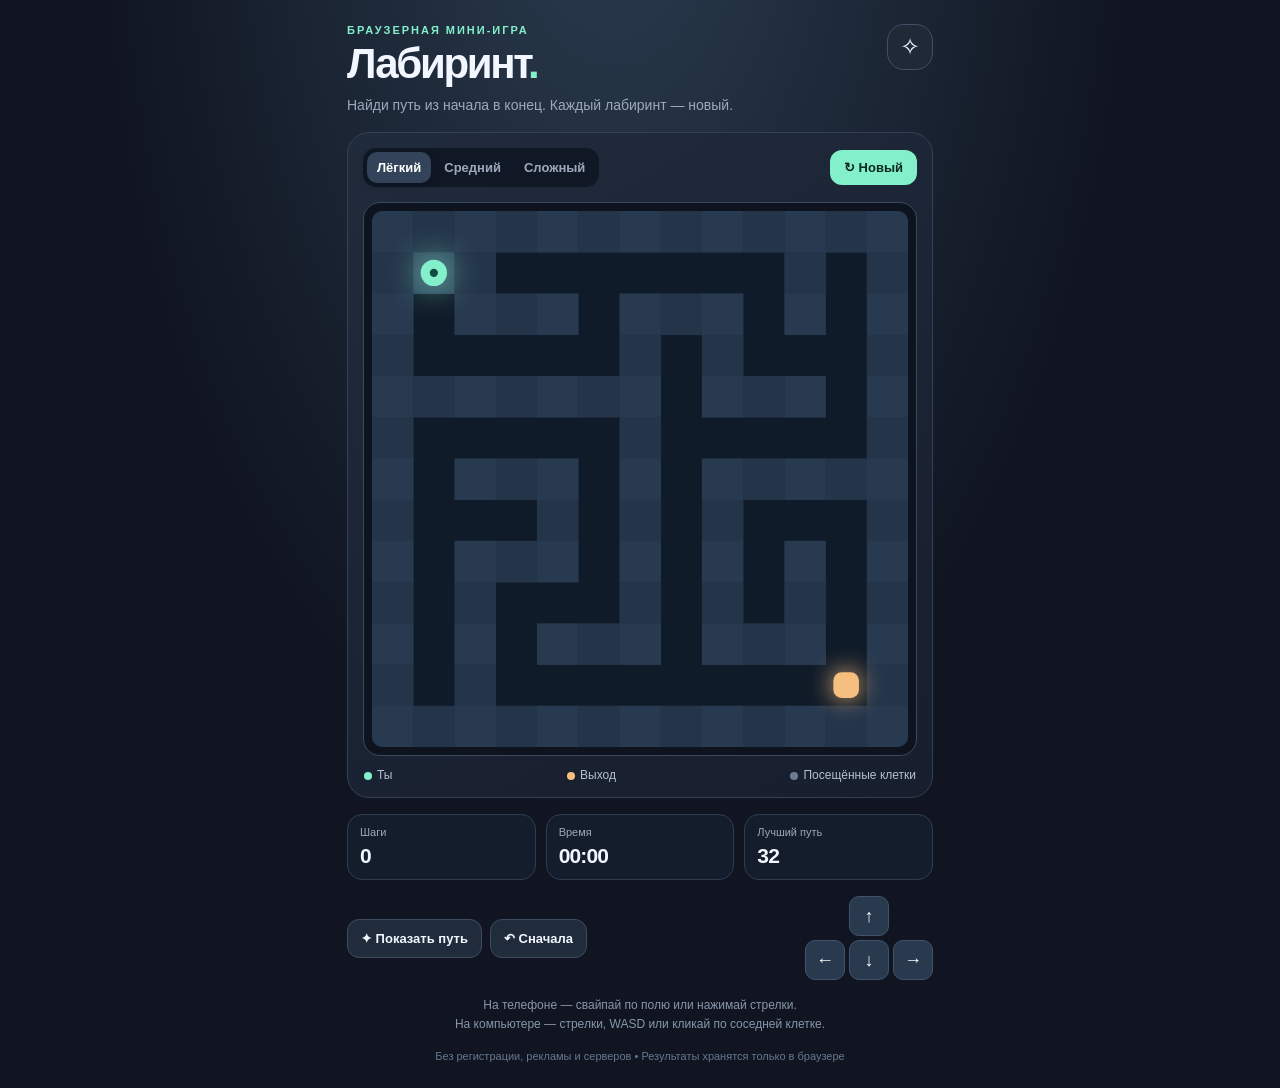
<file: index.html>
<!doctype html>
<html lang="ru">
<head>
<meta charset="utf-8">
<meta name="viewport" content="width=device-width,initial-scale=1,viewport-fit=cover">
<meta name="theme-color" content="#101521">
<meta name="description" content="Интерактивные лабиринты для телефона и компьютера. Генерируй, исследуй, находи выход.">
<title>Лабиринт — маленькое приключение</title>
<style>
:root{color-scheme:dark;--bg:#101521;--panel:#1b2333;--ink:#f2f6ff;--muted:#9da9bb;--accent:#83f0cb;--line:#333e51}
*{box-sizing:border-box}body{margin:0;min-height:100svh;background:radial-gradient(ellipse at 48% -15%,#2b3d50 0,transparent 55%),var(--bg);color:var(--ink);font-family:ui-sans-serif,-apple-system,BlinkMacSystemFont,"Segoe UI",sans-serif}
button{font:inherit;cursor:pointer;-webkit-tap-highlight-color:transparent}button:focus-visible,canvas:focus-visible{outline:3px solid #e9be7d;outline-offset:3px}
main{max-width:620px;margin:auto;padding:24px 17px max(26px,env(safe-area-inset-bottom));display:grid;gap:16px}
header{display:flex;align-items:start;justify-content:space-between;gap:12px}
.eyebrow{font-size:11px;font-weight:800;letter-spacing:.18em;text-transform:uppercase;color:var(--accent);margin:0 0 6px}
h1{font-size:clamp(30px,7vw,42px);letter-spacing:-.055em;line-height:1.05;margin:0}
.subtitle{color:var(--muted);font-size:14px;margin:9px 0 0;line-height:1.5}
.icon{width:46px;height:46px;flex:none;display:grid;place-items:center;border:1px solid #405068;border-radius:17px;background:#1f2938;font-size:24px}
.panel{background:linear-gradient(150deg,#202b3b,#171e2e);border:1px solid #344055;border-radius:22px;padding:15px}
.bar{display:flex;align-items:center;justify-content:space-between;gap:12px;flex-wrap:wrap}
.choices{display:flex;background:#101826;border-radius:13px;padding:4px;gap:3px}
.choices button{border:none;background:transparent;color:var(--muted);border-radius:10px;padding:8px 10px;font-size:13px;font-weight:650}
.choices button[aria-pressed=true]{background:#334359;color:white;box-shadow:0 2px 9px #05070d4a}
.primary{border:0;background:var(--accent);color:#0b2822;border-radius:12px;padding:10px 14px;font-size:13px;font-weight:800}
.boardbox{margin-top:15px;background:#0d1420;border:1px solid #3a4a5a;border-radius:17px;padding:8px;position:relative}
canvas{display:block;width:100%;aspect-ratio:1/1;touch-action:none;cursor:pointer;border-radius:10px}
.legend{display:flex;gap:14px;justify-content:space-between;flex-wrap:wrap;margin:12px 1px 0;color:#b4c1cf;font-size:12px}
.legend b{font-weight:800;color:#f6fcff}
.dot{display:inline-block;width:8px;height:8px;border-radius:50%;vertical-align:middle;margin-right:5px}
.metrics{display:grid;grid-template-columns:repeat(3,1fr);gap:10px}
.metric{background:#141d2b;border:1px solid #303d50;border-radius:15px;padding:11px 12px}
.metric span{display:block;font-size:11px;color:var(--muted);margin-bottom:6px}
.metric strong{display:block;font-size:21px;font-variant-numeric:tabular-nums;letter-spacing:-.04em}
.controls{display:grid;grid-template-columns:1fr auto;align-items:center;gap:12px}
.actions{display:flex;flex-wrap:wrap;gap:8px;align-items:center}
.secondary{border:1px solid #3d4c60;background:#202c3c;color:#f2f7ff;border-radius:12px;padding:11px 13px;font-size:13px;font-weight:700}
.secondary:active,.primary:active{transform:scale(.98)}
.dpad{display:grid;grid-template-columns:repeat(3,40px);grid-template-rows:repeat(2,40px);gap:4px;touch-action:manipulation}
.dpad button{border:1px solid #41536a;background:#2a3a4e;border-radius:10px;color:white;font-size:18px;font-weight:800}
.dpad button:active{background:#3e6173}.up{grid-column:2}.left{grid-column:1;grid-row:2}.down{grid-column:2;grid-row:2}.right{grid-column:3;grid-row:2}
.help{margin:0;text-align:center;color:#8796aa;font-size:12px;line-height:1.6}
.overlay{position:absolute;inset:8px;background:#0d1420e8;backdrop-filter:blur(6px);border-radius:12px;display:none;align-items:center;justify-content:center;padding:20px;text-align:center}
.overlay.open{display:flex}
.win{max-width:310px}.win .emoji{font-size:48px}.win h2{font-size:30px;margin:10px 0}.win p{font-size:14px;color:#becbd9;line-height:1.6;margin-bottom:22px}
footer{text-align:center;font-size:11px;color:#67788f}
@media(max-width:390px){main{padding:17px 12px 24px}.panel{padding:11px}.bar{align-items:stretch}.choices{width:100%;justify-content:space-between}.choices button{flex:1}.primary{flex:1}.dpad{grid-template-columns:repeat(3,36px);grid-template-rows:repeat(2,36px)}.secondary{padding:10px}}
@media(prefers-reduced-motion:reduce){*,*::before,*::after{animation:none!important;transition:none!important}}
</style>
</head>
<body>
<main>
<header><div><p class="eyebrow">Браузерная мини-игра</p><h1>Лабиринт<span style="color:var(--accent)">.</span></h1><p class="subtitle">Найди путь из начала в конец. Каждый лабиринт — новый.</p></div><div class="icon" aria-hidden="true">✧</div></header>
<section class="panel" aria-label="Игровое поле">
<div class="bar"><div class="choices" role="group" aria-label="Сложность"><button type="button" data-level="13" aria-pressed="true">Лёгкий</button><button type="button" data-level="19" aria-pressed="false">Средний</button><button type="button" data-level="27" aria-pressed="false">Сложный</button></div><button class="primary" id="new" type="button">↻ Новый</button></div>
<div class="boardbox"><canvas id="maze" width="560" height="560" tabindex="0" role="img" aria-label="Лабиринт: управляй стрелками на клавиатуре, свайпами или кнопками"></canvas><div class="overlay" id="overlay"><div class="win"><div class="emoji">🏆</div><h2>Выход найден!</h2><p id="result"></p><button type="button" class="primary" id="again">Ещё один лабиринт</button></div></div></div>
<div class="legend"><span><i class="dot" style="background:#83f0cb"></i>Ты</span><span><i class="dot" style="background:#f7bf7f"></i>Выход</span><span><i class="dot" style="background:#687c96"></i>Посещённые клетки</span></div>
</section>
<section class="metrics" aria-label="Статистика"><div class="metric"><span>Шаги</span><strong id="steps">0</strong></div><div class="metric"><span>Время</span><strong id="timer">00:00</strong></div><div class="metric"><span>Лучший путь</span><strong id="best">—</strong></div></section>
<section class="controls"><div class="actions"><button class="secondary" id="hint" type="button">✦ Показать путь</button><button class="secondary" id="reset" type="button">↶ Сначала</button></div><div class="dpad" role="group" aria-label="Управление движением"><button class="up" data-dir="0,-1" aria-label="Вверх">↑</button><button class="left" data-dir="-1,0" aria-label="Влево">←</button><button class="down" data-dir="0,1" aria-label="Вниз">↓</button><button class="right" data-dir="1,0" aria-label="Вправо">→</button></div></section>
<p class="help">На телефоне — свайпай по полю или нажимай стрелки.<br>На компьютере — стрелки, WASD или кликай по соседней клетке.</p>
<footer>Без регистрации, рекламы и серверов • Результаты хранятся только в браузере</footer>
</main>
<script>
(function(){
'use strict';
const canvas=document.getElementById('maze'),ctx=canvas.getContext('2d');
const E=id=>document.getElementById(id);
let n=13,maze=[],player={x:1,y:1},trail=new Set(),steps=0,started=0,elapsed=0,clock=null,done=false,hintPath=null,hintTimer=null;
const key=(x,y)=>y*n+x;
const DIR=[[0,-1],[1,0],[0,1],[-1,0]];
const fmt=ms=>{let s=Math.floor(ms/1000);return String(Math.floor(s/60)).padStart(2,'0')+':'+String(s%60).padStart(2,'0')};
function bfs(start,end){
 const queue=[start],seen=new Set([key(start.x,start.y)]),prev=new Map();
 let head=0;
 while(head<queue.length){
  const p=queue[head++],k=key(p.x,p.y);
  if(p.x===end.x&&p.y===end.y){
   let path=[p];let cur=k;
   while(prev.has(cur)){const q=prev.get(cur);path.push({x:q.x,y:q.y});cur=key(q.x,q.y)}
   return path.reverse();
  }
  for(const [dx,dy] of DIR){const x=p.x+dx,y=p.y+dy;
   if(x<0||y<0||x>=n||y>=n||maze[y][x]||seen.has(key(x,y)))continue;
   seen.add(key(x,y));prev.set(key(x,y),p);queue.push({x,y});
  }
 }
 return [];
}
function generate(){
 maze=Array.from({length:n},()=>Array(n).fill(1));
 const stack=[[1,1]];maze[1][1]=0;
 while(stack.length){
  const [x,y]=stack[stack.length-1],opts=[];
  for(const [dx,dy] of DIR){const xx=x+2*dx,yy=y+2*dy;if(xx>0&&yy>0&&xx<n-1&&yy<n-1&&maze[yy][xx])opts.push([dx,dy]);}
  if(!opts.length){stack.pop();continue}
  const [dx,dy]=opts[Math.floor(Math.random()*opts.length)];
  maze[y+dy][x+dx]=0;maze[y+2*dy][x+2*dx]=0;stack.push([x+2*dx,y+2*dy]);
 }
 maze[n-2][n-2]=0;
 player={x:1,y:1};trail=new Set([key(1,1)]);steps=0;elapsed=0;started=0;done=false;hideHint();E('overlay').classList.remove('open');
 E('steps').textContent='0';E('timer').textContent='00:00';E('best').textContent=String(bfs(player,{x:n-2,y:n-2}).length-1);
 clearInterval(clock);clock=null;draw();
}
function startClock(){
 if(started)return;started=Date.now();
 clock=setInterval(()=>{if(!done){E('timer').textContent=fmt(Date.now()-started)}},250);
}
function move(dx,dy){
 if(done)return;
 const x=player.x+dx,y=player.y+dy;
 if(x<0||y<0||x>=n||y>=n||maze[y][x])return;
 startClock();player={x,y};trail.add(key(x,y));steps++;E('steps').textContent=String(steps);
 hideHint();draw();
 if(x===n-2&&y===n-2){
  done=true;elapsed=Date.now()-started;clearInterval(clock);E('timer').textContent=fmt(elapsed);
  const optimal=Number(E('best').textContent);
  let record=null;const slot='mini-maze-best-'+n;
  try{record=JSON.parse(localStorage.getItem(slot));if(!record||steps<record.steps||(steps===record.steps&&elapsed<record.elapsed)){localStorage.setItem(slot,JSON.stringify({steps,elapsed}));record={steps,elapsed}}}catch(e){}
  E('result').textContent='Пройдено за '+steps+' шагов и '+fmt(elapsed)+'. Кратчайший путь — '+optimal+' шагов.'+(record?' Лучший результат на этом уровне: '+record.steps+' шагов.':'');
  E('overlay').classList.add('open');E('again').focus();
 }
}
function hideHint(){hintPath=null;if(hintTimer){clearTimeout(hintTimer);hintTimer=null}}
function hint(){if(done)return;hideHint();hintPath=bfs(player,{x:n-2,y:n-2});draw();hintTimer=setTimeout(()=>{hintPath=null;draw()},3000)}
function rect(x,y,w,h,r,color){ctx.fillStyle=color;ctx.beginPath();ctx.roundRect(x,y,w,h,r);ctx.fill()}
function draw(){
 if(!maze.length)return;
 const size=canvas.width,cell=size/n;
 ctx.clearRect(0,0,size,size);ctx.fillStyle='#101b29';ctx.fillRect(0,0,size,size);
 for(let y=0;y<n;y++)for(let x=0;x<n;x++){
  const xx=x*cell,yy=y*cell;
  if(maze[y][x]){ctx.fillStyle=(x+y)%2?'#24354a':'#283a50';ctx.fillRect(xx,yy,cell+.4,cell+.4);}
  else if(trail.has(key(x,y))){ctx.fillStyle='#334b61';ctx.fillRect(xx,yy,cell+.4,cell+.4)}
 }
 if(hintPath){ctx.fillStyle='rgba(131,240,203,.38)';for(const p of hintPath){ctx.beginPath();ctx.arc((p.x+.5)*cell,(p.y+.5)*cell,Math.max(2,cell*.17),0,Math.PI*2);ctx.fill()}}
 const x=(n-1.5)*cell,y=(n-1.5)*cell;
 ctx.shadowColor='#f7bf7f';ctx.shadowBlur=cell*.6;rect(x-cell*.31,y-cell*.31,cell*.62,cell*.62,cell*.2,'#f7bf7f');ctx.shadowBlur=0;
 ctx.shadowColor='#83f0cb';ctx.shadowBlur=cell*.8;ctx.beginPath();ctx.fillStyle='#83f0cb';ctx.arc((player.x+.5)*cell,(player.y+.5)*cell,cell*.32,0,Math.PI*2);ctx.fill();ctx.shadowBlur=0;
 ctx.fillStyle='#124d42';ctx.beginPath();ctx.arc((player.x+.5)*cell,(player.y+.5)*cell,cell*.1,0,Math.PI*2);ctx.fill();
}
function resize(){
 const dpr=Math.min(window.devicePixelRatio||1,3);
 const width=Math.max(1,Math.floor(canvas.getBoundingClientRect().width*dpr));
 if(canvas.width!==width||canvas.height!==width){canvas.width=width;canvas.height=width}draw();
}
for(const btn of document.querySelectorAll('[data-level]'))btn.addEventListener('click',()=>{
 n=Number(btn.dataset.level);for(const other of document.querySelectorAll('[data-level]'))other.setAttribute('aria-pressed',String(other===btn));generate();
});
for(const btn of document.querySelectorAll('[data-dir]'))btn.addEventListener('click',()=>{const [x,y]=btn.dataset.dir.split(',').map(Number);move(x,y)});
E('new').addEventListener('click',generate);E('again').addEventListener('click',generate);
E('hint').addEventListener('click',hint);
E('reset').addEventListener('click',()=>{player={x:1,y:1};trail=new Set([key(1,1)]);steps=0;started=0;done=false;E('steps').textContent='0';E('timer').textContent='00:00';clearInterval(clock);clock=null;hideHint();E('overlay').classList.remove('open');draw()});
document.addEventListener('keydown',e=>{if(e.altKey||e.ctrlKey||e.metaKey)return;const map={ArrowUp:[0,-1],ArrowDown:[0,1],ArrowLeft:[-1,0],ArrowRight:[1,0],w:[0,-1],s:[0,1],a:[-1,0],d:[1,0]};const dir=map[e.key];if(dir){e.preventDefault();move(...dir)}});
let touch=null;
canvas.addEventListener('pointerdown',e=>{touch={x:e.clientX,y:e.clientY};canvas.setPointerCapture(e.pointerId)});
canvas.addEventListener('pointerup',e=>{if(!touch)return;const dx=e.clientX-touch.x,dy=e.clientY-touch.y;touch=null;
 if(Math.max(Math.abs(dx),Math.abs(dy))>17){if(Math.abs(dx)>Math.abs(dy))move(Math.sign(dx),0);else move(0,Math.sign(dy));return}
 const b=canvas.getBoundingClientRect(),x=Math.floor((e.clientX-b.left)/b.width*n),y=Math.floor((e.clientY-b.top)/b.height*n);
 if(Math.abs(x-player.x)+Math.abs(y-player.y)===1)move(x-player.x,y-player.y);
});
canvas.addEventListener('pointercancel',()=>touch=null);
if('ResizeObserver' in window)new ResizeObserver(resize).observe(canvas);else window.addEventListener('resize',resize);
generate();resize();
})();
</script>
</body>
</html>
</file>
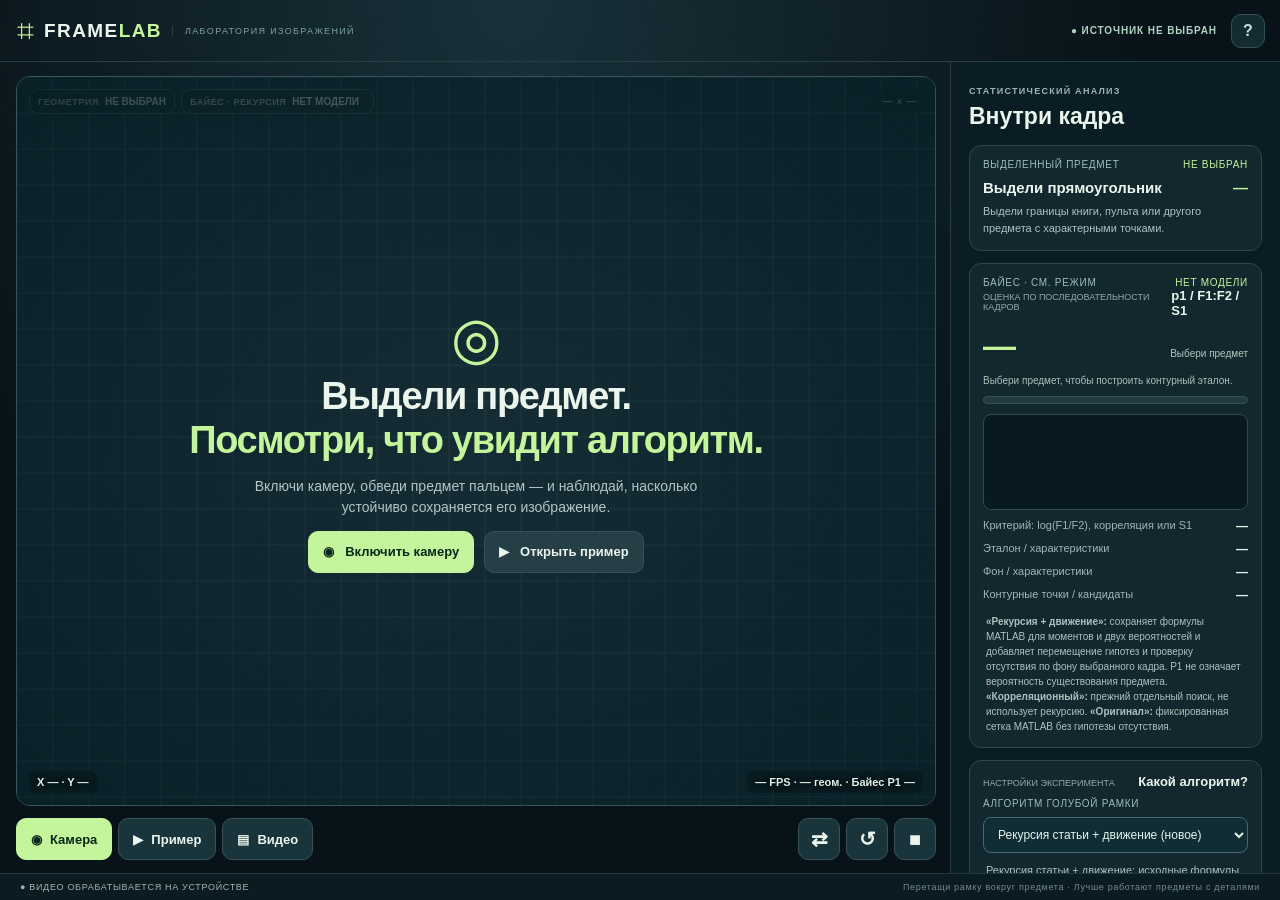
<file: frame-lab/index.html>
<!doctype html>
<html lang="ru">
<head>
  <meta charset="utf-8">
  <meta name="viewport" content="width=device-width,initial-scale=1,viewport-fit=cover">
  <meta name="theme-color" content="#09131b">
  <meta name="description" content="Локальная лаборатория компьютерного зрения: выделяйте бытовые предметы на камере и изучайте их движение и статистику границ.">
  <title>FRAME LAB 360 — исходный алгоритм статьи и геометрия</title>
  <style>:root{color-scheme:dark;--bg:#081319;--panel:#0e2027;--line:#263d42;--text:#eaf6ed;--muted:#99b0b2;--lime:#c4f49b;--amber:#fbc57b;--font:-apple-system,BlinkMacSystemFont,'Segoe UI',Arial,sans-serif}
*{box-sizing:border-box}html,body{padding:0;margin:0;width:100%;height:100%;font-family:var(--font);background:var(--bg);color:var(--text)}.hidden{display:none!important}button{color:inherit;border:0;font:inherit;cursor:pointer;-webkit-tap-highlight-color:transparent}button:focus-visible{outline:2px solid var(--lime);outline-offset:2px}
.app{height:100vh;height:100dvh;width:100%;display:flex;flex-direction:column;overflow:hidden;background:radial-gradient(ellipse at 40% 0%,#193139 0%,transparent 58%),var(--bg)}.top{height:62px;padding:0 max(15px,env(safe-area-inset-right)) 0 max(17px,env(safe-area-inset-left));flex:none;display:flex;align-items:center;justify-content:space-between;border-bottom:1px solid var(--line);gap:12px}.brand{display:flex;align-items:center;gap:10px;white-space:nowrap}.brand-glyph{color:var(--lime);font-size:30px;line-height:1}.brand b{font-size:19px;letter-spacing:.075em}.brand b span{color:var(--lime)}.brand-caption{font-size:9px;letter-spacing:.15em;color:#7ea1a0;padding-left:12px;border-left:1px solid var(--line)}.top-right{display:flex;gap:14px;align-items:center}.source-pill{font-size:10px;font-weight:700;letter-spacing:.09em;color:#b0d2c2}.small-btn{display:grid;place-items:center;background:#142b32;border:1px solid #34505a;width:34px;height:34px;border-radius:10px;font-weight:800;color:#c9e0dc}.main{flex:1;min-height:0;display:flex}.screen-column{flex:1;min-width:0;min-height:0;padding:14px 14px 12px 16px;display:flex;flex-direction:column;gap:11px}.screen{position:relative;flex:1;min-height:0;overflow:hidden;border:1px solid #38535c;border-radius:14px;background:#112630}.screen canvas{display:block;width:100%;height:100%;touch-action:none;cursor:crosshair}.view-head{position:absolute;left:12px;right:12px;top:12px;display:flex;justify-content:space-between;align-items:center;gap:8px;pointer-events:none;color:#aabebc;font-size:10px;font-weight:700;letter-spacing:.06em;text-shadow:0 1px 6px #000c}.tracking-pill{background:#081b22ce;border:1px solid #2f4a4f;border-radius:7px;padding:6px 9px;color:var(--lime)}.view-head>span{background:#081b22bb;border-radius:6px;padding:6px}.view-foot{position:absolute;left:12px;right:12px;bottom:12px;display:flex;justify-content:space-between;gap:8px;pointer-events:none;color:#e0f0e8;font-weight:600;font-size:11px;text-shadow:0 1px 5px #000}.view-foot span{background:#06171aa3;padding:5px 8px;border-radius:6px}.view-foot span span{background:none;padding:0}.empty{position:absolute;inset:0;display:flex;flex-direction:column;align-items:center;justify-content:center;text-align:center;padding:20px;pointer-events:none;background:radial-gradient(ellipse at center,#1d343b9a,#092027cb)}.empty-ring{font-size:58px;color:var(--lime);line-height:1}.empty h1{margin:8px 0;font-size:clamp(20px,3.2vw,38px);line-height:1.15;letter-spacing:-.035em}.empty h1 i{font-style:normal;color:var(--lime)}.empty p{max-width:460px;font-size:clamp(11px,1.5vw,14px);line-height:1.5;color:#b2c5c8;margin:5px 0 13px}.empty-buttons{display:flex;gap:10px;pointer-events:auto}.instruction{position:absolute;top:49px;left:50%;transform:translateX(-50%);max-width:90%;text-align:center;background:#132e36db;border:1px solid #496062;color:#cde1d9;font-size:11px;border-radius:9px;padding:7px 10px;pointer-events:none}.toolbar{flex:none;display:flex;justify-content:space-between;gap:8px;align-items:center;min-height:44px}.tools-main,.tools-extra{display:flex;align-items:center;gap:6px;min-width:0}.btn,.icon-btn{height:42px;padding:0 14px;border-radius:10px;background:#1a343b;border:1px solid #365158;font-size:13px;font-weight:680;display:flex;align-items:center;justify-content:center;gap:8px;white-space:nowrap}.btn.primary{color:#0b261a;background:var(--lime);border-color:var(--lime);font-weight:800}.btn.secondary{background:#263e46}.icon-btn{min-width:42px;padding:0 9px;font-size:20px}.stats-btn{font-size:14px;color:var(--lime)}.stats-btn span{font-size:12px}.bottom{height:27px;flex:none;display:flex;justify-content:space-between;align-items:center;gap:8px;padding:0 20px;background:#0b1b22;border-top:1px solid #20363d;font-size:9px;letter-spacing:.075em;color:#9fb7ad}.bottom-hint{color:#728c8d}
.panel{width:330px;min-width:0;flex:none;padding:18px;border-left:1px solid var(--line);background:#0b1d24;overflow:auto;scrollbar-width:thin}.panel-top{display:flex;align-items:flex-start;justify-content:space-between;margin:0 0 15px}.eyebrow{color:#9bb5b1;letter-spacing:.14em;font-size:9px;font-weight:850}.panel h2{font-size:23px;margin:5px 0 0}.close-panel{display:none}.status-card,.panel-section{border-radius:12px;border:1px solid #2d454c;background:#12282e;padding:13px;margin-bottom:12px}.small-label{font-size:10px;letter-spacing:.07em;color:#9ebbbb;display:flex;justify-content:space-between;gap:8px}.small-label span{color:var(--lime)}.status-line{display:flex;justify-content:space-between;align-items:baseline;gap:8px;margin-top:9px}.status-line strong{font-size:15px}.status-line span{font-size:15px;color:var(--lime);font-weight:800}.status-card p,.note{font-size:11px;line-height:1.55;color:#adc1c1}.status-card p{margin:7px 0 0}.section-title{display:flex;justify-content:space-between;align-items:baseline;gap:8px;margin-bottom:9px}.section-title span{font-size:9px;color:#92aaa8}.section-title strong{font-size:13px}.panel-section canvas{display:block;width:100%;max-height:120px;object-fit:contain;background:#091920;border-radius:8px;border:1px solid #31474e}.panel-section canvas#hist{height:77px}.value-pair{display:flex;justify-content:space-between;gap:8px;font-size:11px;color:#9fb6b5;margin-top:9px}.value-pair b{color:#dff3e9;font-size:12px;font-variant-numeric:tabular-nums}.params{display:grid;grid-template-columns:repeat(3,minmax(0,1fr));gap:7px;margin-top:10px}.params div{font-size:12px;background:#172f35;padding:9px;border-radius:6px;color:#95b5ab}.params b{display:block;font-size:15px;margin-top:2px;color:#d9f6d9;font-variant-numeric:tabular-nums}.note{padding:3px 3px 0;margin:6px 0 0}
.shade{position:fixed;inset:0;background:#07141aba;z-index:19}.toast{position:fixed;bottom:max(70px,env(safe-area-inset-bottom));left:50%;transform:translate(-50%,20px);color:#ecf5f1;background:#143137ed;border:1px solid #4a7776;max-width:min(450px,85vw);padding:10px 14px;border-radius:10px;opacity:0;pointer-events:none;transition:.25s;z-index:45;font-size:12px;text-align:center}.toast.show{opacity:1;transform:translate(-50%,0)}.modal-wrap{position:fixed;inset:0;background:#07151ddd;z-index:50;display:grid;place-items:center;padding:20px}.modal{background:#10262c;border:1px solid #476067;border-radius:16px;padding:22px;max-width:470px;max-height:90dvh;overflow:auto;position:relative;box-shadow:0 16px 80px #0007}.modal h2{font-size:25px;margin:6px 0 10px}.modal p,.modal li{font-size:13px;line-height:1.65;color:#c1d3cf}.modal ol{padding-left:18px}.modal-close{position:absolute;top:12px;right:12px}
@media(min-width:1050px) and (min-height:610px){.stats-btn{display:none}}
@media(max-width:1049px), (max-height:609px){.panel{display:none;position:fixed;right:0;top:0;bottom:0;z-index:20;width:min(360px,93vw);box-shadow:-20px 0 60px #0009;max-height:100dvh;padding:16px}.panel.open{display:block}.close-panel{display:grid}.main{min-width:0}.screen-column{padding:8px}.bottom{display:none}}
@media(max-height:540px) and (orientation:landscape){.top{height:38px;padding-left:max(12px,env(safe-area-inset-left));padding-right:max(12px,env(safe-area-inset-right))}.brand-glyph{font-size:22px}.brand b{font-size:14px}.brand-caption{font-size:8px}.top-right{gap:7px}.source-pill{font-size:9px}.small-btn{height:27px;width:27px;border-radius:7px}.screen-column{padding:5px 7px 4px;gap:5px}.screen{border-radius:8px}.toolbar{min-height:39px;padding-left:env(safe-area-inset-left);padding-right:env(safe-area-inset-right)}.btn,.icon-btn{height:34px;border-radius:7px;padding:0 9px;font-size:11px}.icon-btn{min-width:34px;font-size:17px}.stats-btn{font-size:12px}.stats-btn span{font-size:11px}.tools-main,.tools-extra{gap:4px}.view-head{top:5px;left:6px;right:6px;font-size:9px}.tracking-pill,.view-head>span{padding:4px 6px}.view-foot{bottom:5px;left:6px;right:6px;font-size:10px}.view-foot span{padding:4px}.instruction{top:34px;font-size:10px;padding:5px 7px}.empty-ring{font-size:30px}.empty h1{font-size:19px;margin:1px 0}.empty p{font-size:10px;margin:3px 0 8px;max-width:360px}.empty-buttons .btn{height:32px}.toast{bottom:50px;font-size:11px}.panel{padding:10px}.panel-top{margin-bottom:8px}}
@media(max-width:600px) and (orientation:portrait){.top{height:47px}.brand-caption{display:none}.source-pill{font-size:9px}.screen-column{padding:7px}.toolbar{flex-wrap:wrap;justify-content:center}.tools-main,.tools-extra{width:100%;justify-content:center}.btn{padding:0 9px;flex:1}.icon-btn{flex:1}.screen{min-height:220px}.empty h1{font-size:22px}.empty p{font-size:12px}.bottom{display:none}}
@media(max-width:380px){.brand b{font-size:15px}.source-pill{font-size:8px}.stats-btn span{display:none}}
@media(prefers-reduced-motion:reduce){*{transition:none!important}}

/* Compact horizontal camera UI: no clipped controls on short iPhones. */
@media (orientation:landscape) and (max-height:430px){
 .top{height:34px}.screen-column{padding:4px 6px;gap:4px}
 .toolbar{min-height:34px}.btn,.icon-btn{height:32px;padding:0 8px}
 .view-head{top:4px}.view-foot{bottom:4px}.instruction{top:31px}
 .brand-caption{display:none}
 .empty-ring{font-size:25px}.empty h1{font-size:18px}.empty p{font-size:10px}
}
@media (orientation:landscape) and (max-height:310px){
 .top{height:29px}.source-pill{display:none}.toolbar{min-height:30px}
 .btn,.icon-btn{height:28px;font-size:10px}.screen-column{padding:3px;gap:3px}
 .view-foot{display:none}.empty p{display:none}
}

/* Independent Bayesian diagnostic: separate from the geometric tracker. */
.bayes-level{display:flex;align-items:baseline;justify-content:space-between;gap:12px;margin:3px 0 9px}
.bayes-level strong{font-size:33px;letter-spacing:-.05em;color:#c4f49b;font-variant-numeric:tabular-nums}
.bayes-level span{font-size:10px;line-height:1.35;color:#b1c7c0;text-align:right;max-width:175px}
.bayes-meter{height:8px;background:#243b3f;border:1px solid #355156;overflow:hidden;border-radius:20px;margin-bottom:10px}
#bayesFill{height:100%;background:#c4f49b;transition:width .25s ease;width:0%}
.panel-section canvas#bayesHistory{height:96px;width:100%;max-height:none}
.bayes-note{font-size:10px;line-height:1.5;color:#abc2c0;margin:9px 0 0}
@media(orientation:landscape) and (max-height:430px){.view-foot{font-size:9px}.view-foot span{padding:3px 5px}}

/* Clearly separate geometrical location from Bayesian appearance evidence. */
.detection-strip{display:flex;gap:6px;min-width:0;max-width:calc(100% - 84px);align-items:flex-start}
.detector-badge{display:flex;align-items:center;gap:6px;min-width:0;background:#081b22e9;border:1px solid #39535a;border-radius:9px;padding:6px 8px;color:#a7b9bd;box-shadow:0 2px 12px #06121970}
.detector-badge>span{font-size:9px;font-weight:750;letter-spacing:.06em;white-space:nowrap}
.detector-badge strong{font-size:10px;font-weight:850;color:#d4e2db;white-space:nowrap;letter-spacing:0}
.detector-badge small{font-size:10px;line-height:1;white-space:nowrap;color:#cfdfd7}
.detector-badge[data-state="found"],.detector-badge[data-state="recovered"],.detector-badge[data-state="match"]{border-color:#699c7c;color:#d8f7c2}
.detector-badge[data-state="found"] strong,.detector-badge[data-state="recovered"] strong,.detector-badge[data-state="match"] strong{color:#c4f49b}
.detector-badge[data-state="search"],.detector-badge[data-state="no-measurement"],.detector-badge[data-state="mismatch"]{border-color:#bb8750}
.detector-badge[data-state="search"] strong,.detector-badge[data-state="no-measurement"] strong,.detector-badge[data-state="mismatch"] strong{color:#fbc57b}
.detector-badge[data-state="unavailable"] strong{color:#a9b6b8}
#trackingPill{background:transparent;border:0;border-radius:0;padding:0;text-shadow:none}
.bayes-summary{font-size:10px;line-height:1.4;color:#adbfba;margin:0 0 8px}
#bayesPanelStatus{font-size:10px}
@media(max-width:840px){.detection-strip{gap:4px;max-width:calc(100% - 70px)}.detector-badge{padding:4px 6px;gap:4px;border-radius:6px}.detector-badge>span{font-size:8px}.detector-badge strong{font-size:9px}.detector-badge small{font-size:9px}}
@media(max-width:600px){#resolution{display:none}.detection-strip{max-width:100%;flex-wrap:wrap}.detector-badge{max-width:100%}}
@media(max-height:430px) and (orientation:landscape){.detector-badge{padding:3px 5px}.view-head{align-items:flex-start}}

#scanRange{width:100%;margin:9px 0;padding:10px 9px;border-radius:8px;border:1px solid #3d6670;background:#142c36;color:#e8f5ee;font:inherit;font-size:12px}#scanRange:focus{outline:2px solid #7fdaff}
/* Compact settings for selecting literal-MATLAB vs moving-camera modes. */
#paperMode,#scanRange{display:block;width:100%;margin-top:8px;padding:9px 10px;border-radius:8px;border:1px solid #476971;background:#102d36;color:#e4f4ec;font:inherit;font-size:12px}
#paperMode:focus-visible,#scanRange:focus-visible{outline:2px solid #7fdaff}

/* Visually distinguish independently produced geometric and Bayesian detections. */
#bayesBadge[data-state="match"]{border-color:#4186a5;color:#d2f1ff}
#bayesBadge[data-state="match"] strong,#bayesBadge[data-state="match"] small{color:#7fdaff}
</style>
</head>
<body>
<div class="app">
  <header class="top">
    <div class="brand"><span class="brand-glyph">⌗</span><b>FRAME<span>LAB</span></b><span class="brand-caption">ЛАБОРАТОРИЯ ИЗОБРАЖЕНИЙ</span></div>
    <div class="top-right"><span id="sourcePill" class="source-pill">● ИСТОЧНИК НЕ ВЫБРАН</span><button id="infoBtn" class="small-btn" aria-label="Инструкция" title="Инструкция">?</button></div>
  </header>
  <main class="main">
    <section class="screen-column">
      <div class="screen" id="screen">
        <canvas id="stage" aria-label="Нарисуй рамку вокруг бытового предмета на видео" tabindex="0"></canvas>
        <div class="view-head">
          <div class="detection-strip" aria-label="Два отдельных индикатора оценки предмета">
            <div class="detector-badge" id="geometryBadge" data-state="idle"><span>ГЕОМЕТРИЯ</span><strong id="trackingPill">НЕ ВЫБРАН</strong></div>
            <div class="detector-badge" id="bayesBadge" data-state="idle"><span>БАЙЕС · РЕКУРСИЯ</span><strong id="bayesDetection">НЕТ МОДЕЛИ</strong><small id="bayesBadgeValue">—</small></div>
          </div>
          <span id="resolution">— × —</span>
        </div>
        <div id="empty" class="empty">
          <div class="empty-ring">◎</div>
          <h1>Выдели предмет.<br><i>Посмотри, что увидит алгоритм.</i></h1>
          <p>Включи камеру, обведи предмет пальцем — и наблюдай, насколько устойчиво сохраняется его изображение.</p>
          <div class="empty-buttons"><button id="bigCamera" class="btn primary">◉ &nbsp; Включить камеру</button><button id="bigDemo" class="btn secondary">▶ &nbsp; Открыть пример</button></div>
        </div>
        <div id="instruction" class="instruction hidden">Обведи предмет рамкой или коснись его, чтобы выбрать область</div>
        <div class="view-foot"><span id="coords">X — · Y —</span><span><span id="rate">—</span> FPS · <span id="confidence">—</span> геом. · Байес <span id="bayesInline">—</span></span></div>
      </div>
      <nav class="toolbar" aria-label="Управление видео">
        <div class="tools-main"><button id="cameraBtn" class="btn primary">◉ <span>Камера</span></button><button id="demoBtn" class="btn">▶ <span>Пример</span></button><button id="fileBtn" class="btn">▤ <span>Видео</span></button><input id="fileInput" type="file" accept="video/*" hidden></div>
        <div class="tools-extra"><button id="flipBtn" class="icon-btn" title="Перевернуть камеру" aria-label="Перевернуть камеру">⇄</button><button id="resetBtn" class="icon-btn" title="Выбрать заново" aria-label="Выбрать заново">↺</button><button id="statsBtn" class="icon-btn stats-btn" title="Показать анализ" aria-label="Показать анализ">▥ <span>Анализ</span></button><button id="stopBtn" class="icon-btn" title="Остановить" aria-label="Остановить">■</button></div>
      </nav>
    </section>
    <aside id="panel" class="panel" aria-label="Математическая диагностика">
      <div class="panel-top"><div><span class="eyebrow">СТАТИСТИЧЕСКИЙ АНАЛИЗ</span><h2>Внутри кадра</h2></div><button id="closePanel" class="small-btn close-panel" aria-label="Закрыть анализ">×</button></div>
      <div class="status-card"><div class="small-label">ВЫДЕЛЕННЫЙ ПРЕДМЕТ <span id="trackingStatus">НЕ ВЫБРАН</span></div><div class="status-line"><strong id="trackTitle">Выдели прямоугольник</strong><span id="trackScore">—</span></div><p id="trackDescription">Выдели границы книги, пульта или другого предмета с характерными точками.</p></div>
      <div class="panel-section probability-section" id="bayesSection" aria-label="Байесовская оценка">
        <div class="small-label">БАЙЕС · СМ. РЕЖИМ <span id="bayesPanelStatus">НЕТ МОДЕЛИ</span></div>
        <div class="section-title"><span>ОЦЕНКА ПО ПОСЛЕДОВАТЕЛЬНОСТИ КАДРОВ</span><strong>p1 / F1:F2 / S1</strong></div>
        <div class="bayes-level"><strong id="bayesPercent">—</strong><span id="bayesObservation">Выбери предмет</span></div>
        <p class="bayes-summary" id="bayesMeaning">Число ниже — оценка модели; обнаружение без свежего измерения не подтверждается.</p>
        <div class="bayes-meter"><div id="bayesFill"></div></div>
        <canvas id="bayesHistory" width="320" height="96" aria-label="График сходства или апостериорной оценки по кадрам"></canvas>
        <div class="value-pair"><span>Критерий: log(F1/F2), корреляция или S1</span><b id="bayesLogLR">—</b></div>
        <div class="value-pair"><span>Эталон / характеристики</span><b id="bayesObjectFit">—</b></div>
        <div class="value-pair"><span>Фон / характеристики</span><b id="bayesBackgroundFit">—</b></div>
        <div class="value-pair"><span>Контурные точки / кандидаты</span><b id="bayesSampleCounts">—</b></div>
        <p class="note bayes-note"><b>«Рекурсия + движение»:</b> сохраняет формулы MATLAB для моментов и двух вероятностей и добавляет перемещение гипотез и проверку отсутствия по фону выбранного кадра. P1 не означает вероятность существования предмета. <b>«Корреляционный»:</b> прежний отдельный поиск, не использует рекурсию. <b>«Оригинал»:</b> фиксированная сетка MATLAB без гипотезы отсутствия.</p>
      </div>
      <div class="panel-section"><div class="section-title"><span>НАСТРОЙКИ ЭКСПЕРИМЕНТА</span><strong>Какой алгоритм?</strong></div>
        <label for="paperMode" class="small-label">АЛГОРИТМ ГОЛУБОЙ РАМКИ</label>
        <select id="paperMode" aria-label="Режим контурного алгоритма">
          <option value="dynamic" selected>Рекурсия статьи + движение (новое)</option>
          <option value="camera">Корреляционный поиск (прежний)</option>
          <option value="literal">Оригинал MATLAB · фиксированная сетка</option>
        </select>
        <p class="note" id="paperModeHelp">Рекурсия статьи + движение: исходные формулы, независимый поиск перемещающихся гипотез и внешний контроль отсутствия.</p>
        <div id="scanRangeGroup" class="hidden"><label for="scanRange" class="note">Область исходного алгоритма (шаг 1 пиксель).</label>
          <select id="scanRange" aria-label="Зона поиска исходного алгоритма"><option value="12">13 × 13 позиций · быстрее</option><option value="24" selected>25 × 25 позиций</option><option value="48">49 × 49 позиций · медленнее</option><option value="50">51 × 51 позиций · как в MATLAB</option></select>
        </div>
        <div class="value-pair"><span>Последний расчёт в отдельном потоке</span><b id="paperPerf">—</b></div>
      </div>
      <div class="panel-section"><div class="section-title"><span>ПРЕДОБРАБОТКА</span><strong>Справочная карта изображения</strong></div><canvas id="edges" width="320" height="180"></canvas><div class="value-pair"><span>Средний градиент</span><b id="mean">—</b></div><div class="value-pair"><span>Резкость</span><b id="sharpness">—</b></div></div>
      <div class="panel-section"><div class="section-title"><span>РАСПРЕДЕЛЕНИЕ</span><strong>Справочная статистика кадра</strong></div><canvas id="hist" width="320" height="98"></canvas><div class="params"><div>α<b id="alpha">—</b></div><div>β<b id="beta">—</b></div><div>σ²<b id="variance">—</b></div></div><div class="value-pair"><span>Порог Отсу</span><b id="threshold">—</b></div></div>
      <p class="note">Зелёная рамка — геометрический трекер. Голубая имеет три режима: «Рекурсия + движение» — математические обновления MATLAB с дополнительной моделью положения и отсутствия; «Корреляция» — прежний независимый поисковик; «Оригинал MATLAB» — фиксированная сетка и исходная рекурсия. Ни одна из рамок не подсказывает координаты другой. Для статейного режима radiopoligon.mat не требуется.</p>
    </aside>
  </main>
  <footer class="bottom"><span>● ВИДЕО ОБРАБАТЫВАЕТСЯ НА УСТРОЙСТВЕ</span><span class="bottom-hint">Перетащи рамку вокруг предмета · Лучше работают предметы с деталями</span></footer>
</div>
<div id="shade" class="shade hidden"></div>
<div id="toast" class="toast" role="status" aria-live="polite"></div>
<div id="help" class="modal-wrap hidden" role="dialog" aria-modal="true" aria-labelledby="helpTitle"><div class="modal"><button id="closeHelp" class="small-btn modal-close">×</button><span class="eyebrow">КАК ЭТО РАБОТАЕТ</span><h2 id="helpTitle">Сравнение двух моделей на предмете</h2><ol><li>Открой «Камера» и разреши доступ. Для математического алгоритма выбранный исходный кадр становится эталоном.</li><li>Пальцем нарисуй прямоугольник вокруг книги, пульта, игрушки или другого предмета. Быстрое касание выберет небольшую область автоматически.</li><li>Медленно обходи неподвижный предмет. Рамка следует за точками внутри него. Зелёная рамка показывает согласованное движение точек внутри предмета; жёлтая пунктирная рамка означает временную потерю: память сохраняется, начинается поиск во всём кадре.</li><li>Зелёная рамка обозначает геометрический трекер. Голубая по умолчанию использует математическую рекурсию из MATLAB с дополнительным поиском движущихся областей и отдельной проверкой отсутствия. В панели «Анализ» можно переключиться на исходный MATLAB с фиксированной сеткой или прежний корреляционный режим. В этом режиме показывается выбранный фрагмент, а не доказательство наличия предмета.</li><li>Открой «Анализ», чтобы увидеть карты границ и статистику.</li><li>Нажми ↺ для нового выбора. Попробуй «Пример», если камера недоступна.</li></ol><p>Динамическая рекурсия хранит историю моментов, но не запоминает новые изображения ракурсов, поэтому может уступать геометрии при обходе предмета. Режим MATLAB сохранён без исправлений математических формул: накопленная S1 может сохранять старый фрагмент и после исчезновения предмета, а вычисленная p1 иногда выходит за пределы [0, 1]. В камерной адаптации это уже не обозначается как «найдено». Оба алгоритма работают локально.</p><button id="okayHelp" class="btn primary" style="margin-top:12px">Понятно</button></div></div>
<video id="video" playsinline autoplay muted style="display:none"></video>
<script>
// ===== vision.js =====
/** Pure image-analysis functions. No DOM and no server. */
function rgbToHsv(r, g, b) {
  r /= 255; g /= 255; b /= 255;
  const max = Math.max(r, g, b), min = Math.min(r, g, b);
  const delta = max - min;
  let h = 0;
  if (delta > 1e-12) {
    if (max === r) h = ((g - b) / delta) % 6;
    else if (max === g) h = (b - r) / delta + 2;
    else h = (r - g) / delta + 4;
    h /= 6;
    if (h < 0) h += 1;
  }
  return { h, s: max === 0 ? 0 : delta / max, v: max };
}

function hueDistance(a, b) {
  const d = Math.abs(a - b) % 1;
  return Math.min(d, 1 - d);
}

/** Sample around a user-selected saturated color marker. Return null for gray areas. */
function sampleColor(imageData, width, height, px, py, radius = 2) {
  const pixels = imageData.data ?? imageData;
  const x0 = Math.round(px), y0 = Math.round(py);
  const samples = [];
  for (let y = Math.max(0, y0 - radius); y <= Math.min(height - 1, y0 + radius); y++) {
    for (let x = Math.max(0, x0 - radius); x <= Math.min(width - 1, x0 + radius); x++) {
      const i = (y * width + x) * 4;
      const c = rgbToHsv(pixels[i], pixels[i + 1], pixels[i + 2]);
      if (c.s >= 0.30 && c.v >= 0.18) samples.push(c);
    }
  }
  if (samples.length < 3) return null;
  let sumC = 0, sumS = 0, sumV = 0, sumSat = 0;
  for (const c of samples) {
    sumC += Math.cos(c.h * 2 * Math.PI);
    sumS += Math.sin(c.h * 2 * Math.PI);
    sumV += c.v;
    sumSat += c.s;
  }
  const h = (Math.atan2(sumS, sumC) / (2 * Math.PI) + 1) % 1;
  // Ignore mixed-color selection: require a clear hue majority.
  if (Math.hypot(sumS, sumC) / samples.length < 0.70) return null;
  return { h, s: sumSat / samples.length, v: sumV / samples.length };
}

/** Detect only a brightly colored connected patch, never an arbitrary object. */
function detectMarker(imageData, width, height, signature, anchor = null, minimumArea = null) {
  if (!signature) return null;
  const pixels = imageData.data ?? imageData;
  const n = width * height;
  const minArea = minimumArea ?? Math.max(7, Math.round(n * 0.00015));
  const mask = new Uint8Array(n);
  for (let k = 0, i = 0; k < n; k++, i += 4) {
    const c = rgbToHsv(pixels[i], pixels[i + 1], pixels[i + 2]);
    if (c.s >= Math.max(0.30, signature.s * 0.52) && c.v >= Math.max(0.16, signature.v * 0.35) && hueDistance(c.h, signature.h) < 0.066) {
      mask[k] = 1;
    }
  }
  const visited = new Uint8Array(n);
  const queue = new Int32Array(n);
  let best = null, bestScore = Infinity;
  const diag = Math.hypot(width, height);
  for (let start = 0; start < n; start++) {
    if (!mask[start] || visited[start]) continue;
    let head = 0, tail = 1;
    queue[0] = start;
    visited[start] = 1;
    let sx = 0, sy = 0, minX = width, minY = height, maxX = 0, maxY = 0;
    while (head < tail) {
      const pos = queue[head++];
      const x = pos % width, y = (pos / width) | 0;
      sx += x; sy += y;
      minX = Math.min(minX, x); minY = Math.min(minY, y);
      maxX = Math.max(maxX, x); maxY = Math.max(maxY, y);
      const left = x > 0 ? pos - 1 : -1;
      const right = x < width - 1 ? pos + 1 : -1;
      const up = y > 0 ? pos - width : -1;
      const down = y < height - 1 ? pos + width : -1;
      for (const nei of [left, right, up, down]) {
        if (nei >= 0 && mask[nei] && !visited[nei]) {
          visited[nei] = 1;
          queue[tail++] = nei;
        }
      }
    }
    if (tail < minArea) continue;
    const cx = sx / tail, cy = sy / tail;
    const dist = anchor ? Math.hypot(cx - anchor.x, cy - anchor.y) : 0;
    // Stay near the user's chosen patch; do not jump to other same-color items.
    if (anchor && dist > diag * 0.24) continue;
    const sizePenalty = anchor?.area ? Math.abs(Math.log(tail / anchor.area)) * 4 : 0;
    const score = dist + sizePenalty;
    if (score < bestScore) {
      bestScore = score;
      best = { x: cx, y: cy, area: tail, box: { x: minX, y: minY, w: maxX - minX + 1, h: maxY - minY + 1 } };
    }
  }
  return best;
}

/** Sobel gradient statistics + method-of-moments beta fit. Small preview is returned. */
function analyzeFrame(imageData, width, height) {
  const data = imageData.data ?? imageData;
  const n = width * height;
  const gray = new Float32Array(n);
  for (let k = 0, i = 0; k < n; k++, i += 4) {
    gray[k] = (0.2126 * data[i] + 0.7152 * data[i + 1] + 0.0722 * data[i + 2]) / 255;
  }
  // Fixed separable 3×3 Gaussian-like low-pass [1, 2, 1] ⊗ [1, 2, 1] / 16.
  // A general-purpose denoising step preceding the Sobel operator.
  const smooth = new Float32Array(n);
  for (let y = 0; y < height; y++) {
    for (let x = 0; x < width; x++) {
      let weighted = 0, totalWeight = 0;
      for (let dy = -1; dy <= 1; dy++) {
        const yy = Math.max(0, Math.min(height - 1, y + dy));
        for (let dx = -1; dx <= 1; dx++) {
          const xx = Math.max(0, Math.min(width - 1, x + dx));
          const weight = (dy === 0 ? 2 : 1) * (dx === 0 ? 2 : 1);
          weighted += gray[yy * width + xx] * weight;
          totalWeight += weight;
        }
      }
      smooth[y * width + x] = weighted / totalWeight;
    }
  }
  const mag = new Float32Array(n);
  let max = 0, lap = 0;
  const histogram = new Array(28).fill(0);
  for (let y = 1; y < height - 1; y++) {
    for (let x = 1; x < width - 1; x++) {
      const i = y * width + x;
      const a = smooth[i - width - 1], b = smooth[i - width], c = smooth[i - width + 1];
      const d = smooth[i - 1], e = smooth[i], f = smooth[i + 1];
      const g = smooth[i + width - 1], h = smooth[i + width], j = smooth[i + width + 1];
      const gx = -a + c - 2 * d + 2 * f - g + j;
      const gy = -a - 2 * b - c + g + 2 * h + j;
      const v = Math.hypot(gx, gy);
      mag[i] = v; max = Math.max(max, v);
      lap += Math.abs(4 * e - b - d - f - h);
    }
  }
  let mean = 0, m2 = 0, count = 0;
  const edgePixels = new Uint8ClampedArray(n);
  if (max > 1e-10) {
    for (let k = 0; k < n; k++) {
      const v = Math.min(1, mag[k] / max);
      edgePixels[k] = Math.round(v * 255);
      histogram[Math.min(histogram.length - 1, Math.floor(v * histogram.length))] += 1;
      count++;
      const delta = v - mean;
      mean += delta / count;
      m2 += delta * (v - mean);
    }
  } else {
    histogram[0] = n;
    count = n;
  }
  const variance = count > 0 ? m2 / count : 0;
  const fit = betaFromMoments(mean, variance);
  // Diagnostic two-class gradient segmentation (Otsu), not target detection.
  // Both distributions are descriptive histograms, not posterior probabilities.
  const threshold = otsuThreshold(histogram);
  const low = makeMoments(), high = makeMoments();
  if (max > 1e-10) {
    for (let k = 0; k < n; k++) {
      const value = Math.min(1, mag[k] / max);
      if (value < threshold) low.push(value); else high.push(value);
    }
  }
  const background = low.result(), contours = high.result();
  return { mean, variance, alpha: fit?.alpha ?? null, beta: fit?.beta ?? null,
    histogram, edgePixels, threshold, background, contours,
    sharpness: lap / Math.max(1, (width - 2) * (height - 2)), maxGradient: max };
}

function betaFromMoments(mean, variance) {
  if (!(mean > 0 && mean < 1) || !(variance > 0 && variance < mean * (1 - mean))) return null;
  const t = mean * (1 - mean) / variance - 1;
  const alpha = mean * t, beta = (1 - mean) * t;
  return Number.isFinite(alpha) && Number.isFinite(beta) && alpha > 0 && beta > 0 ? { alpha, beta } : null;
}


/** Histogram-based Otsu threshold in [0, 1], for generic edge statistics. */
function otsuThreshold(histogram) {
  const N = histogram.reduce((sum, x) => sum + x, 0);
  if (!N) return 0;
  const bins = histogram.length;
  const total = histogram.reduce((sum, value, i) => sum + i * value, 0);
  let w0 = 0, weighted0 = 0, best = -1, split = 0;
  for (let i = 0; i < bins - 1; i++) {
    w0 += histogram[i]; weighted0 += i * histogram[i];
    const w1 = N - w0;
    if (!w0 || !w1) continue;
    const m0 = weighted0 / w0, m1 = (total - weighted0) / w1;
    const score = w0 * w1 * (m0 - m1) ** 2;
    if (score > best) { best = score; split = i; }
  }
  return best >= 0 ? (split + 1) / bins : 0;
}

/** Online population moments for each gradient intensity subset. */
function makeMoments() {
  let n = 0, mean = 0, m2 = 0;
  return {
    push(x) { n += 1; const d = x - mean; mean += d / n; m2 += d * (x - mean); },
    result() {
      const variance = n ? m2 / n : 0;
      const fit = betaFromMoments(mean, variance);
      return { count: n, mean, variance, alpha: fit?.alpha ?? null, beta: fit?.beta ?? null };
    }
  };
}


// ===== tracker.js =====
/**
 * FRAME LAB / household object tracker.
 * Browser-only feature tracking. Detect Harris corners inside the chosen
 * item, match patches across consecutive frames, estimate an inlier-supported
 * similarity transform and discard conflicting point movements.
 * This is NOT a reproduction of the source paper's target-selection algorithm.
 */
function luminance(imageData, w, h) {
  const src=imageData.data??imageData, dst=new Float32Array(w*h);
  for(let p=0,i=0;p<dst.length;p++,i+=4)dst[p]=(.2126*src[i]+.7152*src[i+1]+.0722*src[i+2])/255;
  return dst;
}
function clampBox(input,w,h){
  const x=Math.min(w-1,Math.max(0,Math.round(input.x))),y=Math.min(h-1,Math.max(0,Math.round(input.y)));
  return {x,y,w:Math.min(w-x,Math.max(1,Math.round(input.w))),h:Math.min(h-y,Math.max(1,Math.round(input.h)))};
}
function down2(src,w,h){let nw=Math.ceil(w/2),nh=Math.ceil(h/2),out=new Float32Array(nw*nh);
  for(let y=0;y<nh;y++)for(let x=0;x<nw;x++){
    let v=0,n=0;for(let dy=0;dy<2;dy++)for(let dx=0;dx<2;dx++){
      const xx=x*2+dx,yy=y*2+dy;if(xx<w&&yy<h){v+=src[yy*w+xx];n++;}
    }out[y*nw+x]=v/n;
  }return {image:out,w:nw,h:nh};
}
function rectCorners(b){return [{x:b.x,y:b.y},{x:b.x+b.w,y:b.y},{x:b.x+b.w,y:b.y+b.h},{x:b.x,y:b.y+b.h}];}
function polygonBounds(poly,w,h){const xs=poly.map(p=>p.x),ys=poly.map(p=>p.y);const x=Math.max(0,Math.min(...xs)),y=Math.max(0,Math.min(...ys));return {x,y,w:Math.min(w-x,Math.max(...xs)-x),h:Math.min(h-y,Math.max(...ys)-y)};}
function inside(poly,x,y){let result=false;for(let i=0,j=poly.length-1;i<poly.length;j=i++){
 const a=poly[i],b=poly[j];if(((a.y>y)!==(b.y>y)) && x<(b.x-a.x)*(y-a.y)/(b.y-a.y)+a.x)result=!result;
}return result;}
function shrinkPoly(poly,k=.13){const c={x:poly.reduce((s,p)=>s+p.x,0)/poly.length,y:poly.reduce((s,p)=>s+p.y,0)/poly.length};return poly.map(p=>({x:c.x+(p.x-c.x)*(1-k),y:c.y+(p.y-c.y)*(1-k)}));}
function findCorners(image,w,h,poly,maxCount=75,existing=[],step=2,shrink=.13){
 const region=shrinkPoly(poly,shrink),bound=polygonBounds(region,w,h),candidates=[];
 const left=Math.max(7,Math.floor(bound.x)),top=Math.max(7,Math.floor(bound.y));
 const right=Math.min(w-8,Math.ceil(bound.x+bound.w)),bottom=Math.min(h-8,Math.ceil(bound.y+bound.h));
 for(let y=top;y<=bottom;y+=step)for(let x=left;x<=right;x+=step){
   if(!inside(region,x,y))continue;
   let a=0,b=0,c=0;
   for(let dy=-2;dy<=2;dy++)for(let dx=-2;dx<=2;dx++){
     const p=(y+dy)*w+x+dx;
     const gx=image[p+1]-image[p-1],gy=image[p+w]-image[p-w];
     a+=gx*gx;b+=gx*gy;c+=gy*gy;
   }
   const tr=a+c,det=a*c-b*b;
   const score=det-.04*tr*tr;
   if(score>0)candidates.push({x,y,score});
 }
 candidates.sort((u,v)=>v.score-u.score);
 const max=candidates[0]?.score||0;
 const picked=[...existing].map(p=>({x:p.x,y:p.y})),out=[];
 for(const p of candidates){if(p.score<max*.015)break;
   if(picked.every(q=>(p.x-q.x)**2+(p.y-q.y)**2>=36)){
     out.push({x:p.x,y:p.y});picked.push(p);if(out.length+existing.length>=maxCount)break;
   }
 }return out;
}
function patchReference(image,w,h,x,y,r){
 const ix=Math.round(x),iy=Math.round(y);if(ix-r<0||iy-r<0||ix+r>=w||iy+r>=h)return null;
 const vals=new Float32Array((2*r+1)**2);let mean=0,k=0;
 for(let dy=-r;dy<=r;dy++)for(let dx=-r;dx<=r;dx++){
  const v=image[(iy+dy)*w+ix+dx];vals[k++]=v;mean+=v;
 }
 mean/=vals.length;let variation=0;for(let i=0;i<vals.length;i++){vals[i]-=mean;variation+=vals[i]*vals[i];}
 return variation>0.001?{vals,variation,r}:null;
}
function patchCorrelation(ref,image,w,h,x,y){
 const ix=Math.round(x),iy=Math.round(y),r=ref.r;
 if(ix-r<0||iy-r<0||ix+r>=w||iy+r>=h)return -2;
 let sum=0,sum2=0,cross=0,k=0;
 for(let dy=-r;dy<=r;dy++)for(let dx=-r;dx<=r;dx++){
   const v=image[(iy+dy)*w+ix+dx];sum+=v;sum2+=v*v;cross+=ref.vals[k++]*v;
 }
 const variation=sum2-sum*sum/ref.vals.length;
 return variation>0.001?cross/Math.sqrt(variation*ref.variation):-2;
}
function bestPatch(ref,image,w,h,cx,cy,radius){
 if(!ref)return {x:-1,y:-1,score:-3};
 let bx=-1,by=-1,best=-3;
 const x0=Math.round(cx),y0=Math.round(cy);
 for(let dy=-radius;dy<=radius;dy++)for(let dx=-radius;dx<=radius;dx++){
   const x=x0+dx,y=y0+dy,score=patchCorrelation(ref,image,w,h,x,y);
   if(score>best){best=score;bx=x;by=y;}
 }
 return {x:bx,y:by,score:best};
}
/** Two-level coarse-to-fine zero-mean patch matching. */
function followPoint(prev,next,halfPrev,halfNext,w,h,point,predict){
 const rHalf=patchReference(halfPrev.image,halfPrev.w,halfPrev.h,point.x/2,point.y/2,2);
 if(!rHalf)return null;
 const coarse=bestPatch(rHalf,halfNext.image,halfNext.w,halfNext.h,
  (point.x+predict.x)/2,(point.y+predict.y)/2,8);
 if(coarse.score<.48)return null;
 const rFull=patchReference(prev,w,h,point.x,point.y,3);
 if(!rFull)return null;
 const fine=bestPatch(rFull,next,w,h,coarse.x*2,coarse.y*2,3);
 if(fine.score<.60)return null;
 // Backward validation rejects a large share of appearance-alike distractors.
 const back=bestPatch(patchReference(next,w,h,fine.x,fine.y,3),prev,w,h,point.x,point.y,3);
 if(Math.hypot(back.x-point.x,back.y-point.y)>2.8)return null;
 return {old:point,now:{x:fine.x,y:fine.y},score:fine.score};
}
function solvePair(p,q,limits={minScale:.72,maxScale:1.38,maxAngle:.45}){
 const dx=p[1].old.x-p[0].old.x,dy=p[1].old.y-p[0].old.y;
 const du=p[1].now.x-p[0].now.x,dv=p[1].now.y-p[0].now.y;
 const d=dx*dx+dy*dy;if(d<75)return null;
 const a=(dx*du+dy*dv)/d,b=(dx*dv-dy*du)/d;
 const scale=Math.hypot(a,b),angle=Math.atan2(b,a);
 if(scale<limits.minScale||scale>limits.maxScale||Math.abs(angle)>limits.maxAngle)return null;
 return {a,b,tx:p[0].now.x-a*p[0].old.x+b*p[0].old.y,ty:p[0].now.y-b*p[0].old.x-a*p[0].old.y};
}
function apply(t,p){return {x:t.a*p.x-t.b*p.y+t.tx,y:t.b*p.x+t.a*p.y+t.ty};}
function error(t,m){const p=apply(t,m.old);return Math.hypot(p.x-m.now.x,p.y-m.now.y);}
function refine(matches){
 let ox=0,oy=0,nx=0,ny=0;
 for(const m of matches){ox+=m.old.x;oy+=m.old.y;nx+=m.now.x;ny+=m.now.y;}
 ox/=matches.length;oy/=matches.length;nx/=matches.length;ny/=matches.length;
 let A=0,B=0,D=0;
 for(const m of matches){const x=m.old.x-ox,y=m.old.y-oy,u=m.now.x-nx,v=m.now.y-ny;
 A+=x*u+y*v;B+=x*v-y*u;D+=x*x+y*y;}
 if(D<1)return null;
 const a=A/D,b=B/D;return {a,b,tx:nx-a*ox+b*oy,ty:ny-b*ox-a*oy};
}
/** Robust similarity consensus, rejecting points on moving background. */
function consensus(matches){
 if(matches.length<5)return null;
 let best=[];let bestResidual=Infinity;
 const test=(transform)=>{
   if(!transform)return;
   const inliers=matches.filter(m=>error(transform,m)<3.6);
   const residual=inliers.reduce((sum,m)=>sum+error(transform,m),0);
   if(inliers.length>best.length || inliers.length===best.length&&residual<bestResidual){best=inliers;bestResidual=residual;}
 };
 for(let i=0;i<matches.length;i++){
   for(let j=i+1;j<matches.length;j+=Math.max(1,Math.floor(matches.length/18))){
     test(solvePair([matches[i],matches[j]]));
   }
 }
 if(best.length<5)return null;
 let t=refine(best);if(!t)return null;
 const scale=Math.hypot(t.a,t.b),angle=Math.atan2(t.b,t.a);
 if(scale<.72||scale>1.38||Math.abs(angle)>.45)return null;
 best=matches.filter(m=>error(t,m)<3.6);
 if(best.length>=5)t=refine(best)??t;
 const rms=Math.sqrt(best.reduce((sum,m)=>sum+error(t,m)**2,0)/best.length);
 return {transform:t,inliers:best,rms};
}
/** Save small, normalized appearance patches. No video frames are retained. */
function makeView(gray,w,h,polygon,points){
 const features=[];
 for(const p of points){
  const ref=patchReference(gray,w,h,p.x,p.y,4);
  if(ref)features.push({x:p.x,y:p.y,ref});
  if(features.length>=55)break;
 }
 return features.length>=8?{polygon:polygon.map(p=>({...p})),features}:null;
}
function rememberView(tracker,w,h){
 const view=makeView(tracker.gray,w,h,tracker.polygon,tracker.points);
 if(!view)return;
 if(!tracker.views)tracker.views=[];
 if(tracker.views.length>=5)tracker.views.splice(1,1); // first selection is always retained
 tracker.views.push(view);
}
function globalCorners(gray,w,h){
 const all=[];
 const cols=4,rows=3;
 for(let row=0;row<rows;row++)for(let col=0;col<cols;col++){
   const x=8+col*(w-16)/cols, y=8+row*(h-16)/rows;
   const bw=(w-16)/cols,bh=(h-16)/rows;
   // Per-cell quota prevents a high-contrast background from hiding the object.
   all.push(...findCorners(gray,w,h,rectCorners({x,y,w:bw,h:bh}),24,[],1,.02));
 }
 return all;
}
function patchSimilarity(a,b){
 const av=a.vals,bv=b.vals;
 let dot=0;for(let i=0;i<av.length;i++)dot+=av[i]*bv[i];
 return dot/Math.sqrt(a.variation*b.variation);
}
/** Find distinct appearance matches without assuming where the object moved. */
function matchView(view,candidates){
 const pairs=[];
 for(const feature of view.features){
   let first=-3,second=-3,bestIndex=-1,bestPoint=null;
   for(let j=0;j<candidates.length;j++){
     // Local pixel offsets compensate for grid sampling and small camera shakes.
     let score=-3,point=null;
     for(const candidate of candidates[j].offsets){
       const value=patchSimilarity(feature.ref,candidate.ref);
       if(value>score){score=value;point=candidate;}
     }
     if(score>first){second=first;first=score;bestIndex=j;bestPoint=point;}
     else if(score>second)second=score;
   }
   // Strong appearance and a distinct winner; ambiguous repetitions are ignored.
   if(first>=.79&&first-second>=.035) pairs.push({old:{x:feature.x,y:feature.y},now:{x:bestPoint.x,y:bestPoint.y},score:first,index:bestIndex});
 }
 pairs.sort((a,b)=>b.score-a.score);
 const used=new Set();
 return pairs.filter(p=>{if(used.has(p.index))return false;used.add(p.index);return true;});
}
/** Geometric verification rejects isolated matching patches on the background. */
function consensusRecovery(matches){
 if(matches.length<5)return null;
 let best=[];let bestErr=Infinity;
 const threshold=3.8;
 for(let i=0;i<matches.length;i++){
  for(let j=i+1;j<matches.length;j++){
   const t=solvePair([matches[i],matches[j]],{minScale:.52,maxScale:1.85,maxAngle:1.3});
   if(!t)continue;
   const inliers=matches.filter(m=>error(t,m)<threshold);
   const err=inliers.reduce((sum,m)=>sum+error(t,m),0);
   if(inliers.length>best.length || inliers.length===best.length && err<bestErr){best=inliers;bestErr=err;}
  }
 }
 if(best.length<5)return null;
 let t=refine(best);if(!t)return null;
 best=matches.filter(m=>error(t,m)<threshold);
 if(best.length<5)return null;
 t=refine(best)??t;
 const scale=Math.hypot(t.a,t.b),angle=Math.atan2(t.b,t.a);
 if(scale<.52||scale>1.85||Math.abs(angle)>1.3)return null;
 const rms=Math.sqrt(best.reduce((sum,m)=>sum+error(t,m)**2,0)/best.length);
 if(rms>2.4)return null;
 const xs=best.map(m=>m.old.x),ys=best.map(m=>m.old.y);
 // Similar-looking details must be spread over a 2-D region, not one edge.
 if(Math.max(...xs)-Math.min(...xs)<11||Math.max(...ys)-Math.min(...ys)<11)return null;
 return {transform:t,inliers:best,rms};
}
function validPolygon(poly,w,h){
 const b=polygonBounds(poly,w,h);
 return poly.every(p=>p.x>=-8&&p.y>=-8&&p.x<w+8&&p.y<h+8)
  &&b.w*b.h>=350&&b.w<w*.95&&b.h<h*.95;
}
/** Whole-frame re-identification from saved viewpoints after a lost track. */
function reacquireObject(gray,w,h,tracker){
 if(!tracker.views?.length)return null;
 const offsets=[[0,0],[-1,0],[1,0],[0,-1],[0,1]];
 const candidates=globalCorners(gray,w,h).map(p=>({x:p.x,y:p.y,
   offsets:offsets.map(([dx,dy])=>({x:p.x+dx,y:p.y+dy,ref:patchReference(gray,w,h,p.x+dx,p.y+dy,4)})).filter(v=>v.ref)
 })).filter(p=>p.offsets.length);
 if(candidates.length<7)return null;
 let winner=null;
 for(const view of tracker.views){
   const pairs=matchView(view,candidates);
   const verified=consensusRecovery(pairs);
   if(!verified)continue;
   const minimum=Math.max(5,Math.ceil(view.features.length*.15));
   if(verified.inliers.length<minimum)continue;
   const meanScore=verified.inliers.reduce((sum,m)=>sum+m.score,0)/verified.inliers.length;
   if(meanScore<.85)continue;
   const polygon=view.polygon.map(p=>apply(verified.transform,p));
   if(!validPolygon(polygon,w,h))continue;
   const confidence=verified.inliers.length/Math.max(12,view.features.length)*Math.exp(-verified.rms/3);
   const rank=verified.inliers.length*meanScore/(1+verified.rms);
   if(!winner||rank>winner.rank)winner={polygon,box:polygonBounds(polygon,w,h),points:verified.inliers.map(m=>m.now),
     inliers:verified.inliers.length,total:pairs.length,rms:verified.rms,confidence,rank};
 }
 return winner;
}
function createTracker(imageData,width,height,rawBox){
 const box=clampBox(rawBox,width,height);
 if(box.w<25||box.h<25)return {error:'Выдели предмет рамкой размером хотя бы 25 × 25 пикселей.'};
 const gray=luminance(imageData,width,height),polygon=rectCorners(box);
 const points=findCorners(gray,width,height,polygon,75);
 if(points.length<8)return {error:'На предмете слишком мало различимых углов и деталей. Выбери обложку книги, пульт или предмет с рисунком.'};
 const tracker={box,polygon,gray,points,frame:0,lost:0,motion:{x:0,y:0},confidence:1,score:1,
   inliers:points.length,total:points.length,rms:0,views:[]};
 const first=makeView(gray,width,height,polygon,points);
 if(first)tracker.views.push(first);
 return tracker;
}
function trackObject(imageData,width,height,tracker){
 if(!tracker||tracker.error)return null;
 const next=luminance(imageData,width,height),prev=tracker.gray;
 // Avoid repeated expensive local matching to an increasingly stale frame.
 const hp=tracker.lost>=3?null:down2(prev,width,height);
 const hn=tracker.lost>=3?null:down2(next,width,height);
 const matches=[];
 if(hp&&hn)for(const p of tracker.points){const m=followPoint(prev,next,hp,hn,width,height,p,tracker.motion);if(m)matches.push(m);}
 const c=consensus(matches);
 const required=Math.max(5,Math.min(9,Math.ceil(tracker.points.length*.24)));
 const ok=!!c&&c.inliers.length>=required && (matches.length<=10||c.inliers.length/matches.length>=.42);
 if(ok){
  const oldCenter={x:(tracker.polygon[0].x+tracker.polygon[2].x)/2,y:(tracker.polygon[0].y+tracker.polygon[2].y)/2};
  const nextPoly=tracker.polygon.map(p=>apply(c.transform,p));
  const bound=polygonBounds(nextPoly,width,height),area=bound.w*bound.h;
  const valid=nextPoly.every(p=>p.x>=-10&&p.y>=-10&&p.x<width+10&&p.y<height+10)&&area>=350&&bound.w<width*.95&&bound.h<height*.95;
  if(valid){
   tracker.polygon=nextPoly;tracker.box=bound;
   tracker.motion={x:c.transform.tx+(c.transform.a-1)*oldCenter.x-c.transform.b*oldCenter.y,
     y:c.transform.ty+c.transform.b*oldCenter.x+(c.transform.a-1)*oldCenter.y};
   tracker.points=c.inliers.map(m=>m.now);
   tracker.gray=next;tracker.frame++;tracker.lost=0;
   if(tracker.frame%18===0)rememberView(tracker,width,height);
   if(tracker.frame%6===0&&tracker.points.length<65){
    const fresh=findCorners(next,width,height,tracker.polygon,75,tracker.points);
    tracker.points.push(...fresh);
   }
   tracker.inliers=c.inliers.length;tracker.total=matches.length;tracker.rms=c.rms;
   tracker.score=c.inliers.length/Math.max(1,matches.length);
   tracker.confidence=Math.min(1,c.inliers.length/Math.max(12,Math.min(45,tracker.points.length)))*Math.exp(-c.rms/5);
   return {found:true,recovered:false,box:tracker.box,polygon:tracker.polygon,points:tracker.points,score:tracker.score,
     confidence:tracker.confidence,inliers:tracker.inliers,total:tracker.total,rms:c.rms,lost:0,views:tracker.views.length};
  }
 }
 tracker.lost=Math.min(999,tracker.lost+1);
 tracker.motion={x:0,y:0};tracker.score=0;tracker.confidence=0;
 // One global attempt immediately, then every fourth missing frame to save CPU.
 if(tracker.lost===1||tracker.lost%4===0){
   const restored=reacquireObject(next,width,height,tracker);
   if(restored){
     tracker.polygon=restored.polygon;tracker.box=restored.box;
     tracker.gray=next;tracker.points=restored.points;tracker.motion={x:0,y:0};
     tracker.lost=0;tracker.frame++;tracker.inliers=restored.inliers;
     tracker.total=restored.total;tracker.rms=restored.rms;
     tracker.score=restored.inliers/Math.max(1,restored.total);
     tracker.confidence=Math.min(1,restored.confidence);
     if(tracker.points.length<65){
       tracker.points.push(...findCorners(next,width,height,tracker.polygon,75,tracker.points));
     }
     return {found:true,recovered:true,box:tracker.box,polygon:tracker.polygon,points:tracker.points,
       score:tracker.score,confidence:tracker.confidence,inliers:tracker.inliers,total:tracker.total,
       rms:restored.rms,lost:0,views:tracker.views.length};
   }
 }
 return {found:false,recovered:false,searching:true,box:tracker.box,polygon:tracker.polygon,points:[],score:0,confidence:0,
   inliers:c?.inliers.length||0,total:matches.length,rms:null,lost:tracker.lost,views:tracker.views.length};
}


// ===== main.js =====


const $=id=>document.getElementById(id);
const stage=$('stage'),ctx=stage.getContext('2d',{alpha:false});
const video=$('video');
const analysis=document.createElement('canvas');
const actx=analysis.getContext('2d',{willReadFrequently:true});
const demo=document.createElement('canvas'); demo.width=960; demo.height=540;
const dctx=demo.getContext('2d');
const ectx=$('edges').getContext('2d'), hctx=$('hist').getContext('2d'), bhctx=$('bayesHistory').getContext('2d');
const s={mode:null,stream:null,url:null,facing:'environment',ready:false,frame:null,W:320,H:180,
 tracker:null,geom:null,bayesModel:null,bayesResult:null,selector:null,present:{x:0,y:0,w:0,h:0},
 trailGeom:[],trailBayes:[],fps:0,last:0,lastStat:0,demostart:0,toastTimer:null,
 paperSession:0,paperBusy:false,paperInitialized:false,paperWorker:null,paperStats:null,paperMs:null};

function toast(msg){$('toast').textContent=msg;$('toast').classList.add('show');clearTimeout(s.toastTimer);s.toastTimer=setTimeout(()=>$('toast').classList.remove('show'),3000);} 
function cleanup(){if(s.stream){s.stream.getTracks().forEach(t=>t.stop());s.stream=null;}video.pause();video.srcObject=null;video.removeAttribute('src');video.load();if(s.url){URL.revokeObjectURL(s.url);s.url=null;}}
function resetProbabilityUI(){
 $('bayesPercent').textContent='—';$('bayesInline').textContent='—';
 $('bayesObservation').textContent='Выбери предмет';$('bayesLogLR').textContent='—';
 $('bayesObjectFit').textContent='—';$('bayesBackgroundFit').textContent='—';
 $('bayesSampleCounts').textContent='—';$('bayesFill').style.width='0%';
 bhctx.clearRect(0,0,320,96);
}
function clearSelection(){
 s.paperSession++;s.paperBusy=false;s.paperInitialized=false;s.paperStats=null;s.paperMs=null;
 s.tracker=null;s.geom=null;s.bayesModel=null;s.bayesResult=null;s.trailGeom=[];s.trailBayes=[];s.selector=null;
 resetProbabilityUI();$('trackingStatus').textContent='НЕ ВЫБРАН';$('trackingStatus').style.color='';
 $('trackTitle').textContent='Выдели прямоугольник';
 $('trackDescription').textContent='Геометрический трекер и математическая рекурсия статьи получат один и тот же исходный фрагмент.';
 $('trackScore').textContent='—';$('coords').textContent='X — · Y —';$('confidence').textContent='—';
 $('instruction').classList.toggle('hidden',!s.mode);paintStatuses();
}
function status(mode){s.mode=mode;const label={camera:'КАМЕРА · ЛОКАЛЬНО',demo:'ДВИЖУЩИЙСЯ ПРИМЕР',file:'ЗАГРУЖЕННОЕ ВИДЕО'};
 $('sourcePill').textContent=mode?'● '+label[mode]:'● ИСТОЧНИК НЕ ВЫБРАН';
 $('empty').classList.toggle('hidden',!!mode);$('instruction').classList.toggle('hidden',!mode);
 $('resolution').textContent='— × —';paintStatuses();
}
function stop(){cleanup();s.ready=false;s.frame=null;status(null);clearSelection();paintIdle();$('rate').textContent='—';}
function redrawBayesHistory(model){
 const c=$('bayesHistory'),cc=bhctx,w=c.width,h=c.height;
 cc.clearRect(0,0,w,h);cc.fillStyle='#0a1a24';cc.fillRect(0,0,w,h);
 cc.strokeStyle='#29434a';cc.lineWidth=1;
 for(const p of [.25,.5,.75]){cc.beginPath();cc.moveTo(0,h*(1-p));cc.lineTo(w,h*(1-p));cc.stroke();}
 if(!model?.history?.length)return;
 cc.strokeStyle='#7fdaff';cc.lineWidth=2;cc.beginPath();
 model.history.forEach((p,i)=>{const x=model.history.length<=1?0:i*(w-1)/(model.history.length-1),y=(1-p)*(h-1);i?cc.lineTo(x,y):cc.moveTo(x,y);});cc.stroke();
 cc.fillStyle='#aac9bd';cc.font='10px system-ui';cc.fillText('1',4,12);cc.fillText('0',4,h-5);
}
function paintStatuses(){
 const g=s.geom,b=s.bayesResult,mode=$('paperMode').value;
 let gs='idle',gt='НЕ ВЫБРАН';
 if(s.tracker){if(g?.found){gs=g.recovered?'recovered':'found';gt=g.recovered?'ВОССТАНОВЛЕН':'НАЙДЕН';}else{gs='search';gt='ИЩЕТ';}}
 $('geometryBadge').dataset.state=gs;$('trackingPill').textContent=gt;
 let bs='idle',bt='НЕТ МОДЕЛИ';
 if(s.bayesModel){
  if(!s.paperInitialized){bs='search';bt='ПОДГОТОВКА';}
  else if(b?.error){bs='unavailable';bt='НЕТ ДАННЫХ';}
  else if(b?.found){bs='match';bt=mode==='literal'?'ВЫБРАН ФРАГМЕНТ':'НАЙДЕН';}
  else {bs='search';bt=mode==='literal'?'НЕТ ОЦЕНКИ':'ИЩЕТ';}
 }
 $('bayesBadge').dataset.state=bs;$('bayesDetection').textContent=bt;
 const prob=mode==='camera'?(Number.isFinite(b?.score)?'S '+b.score.toFixed(2):''):
   (b?.posteriorValid&&Number.isFinite(b?.posterior)?`P1 ${(b.posterior*100).toFixed(1)}%`:'P1 —');
 $('bayesBadgeValue').textContent=b?prob:'';$('bayesPanelStatus').textContent=bt;
 $('bayesInline').textContent=prob||'—';
 $('bayesMeaning').textContent=!s.bayesModel?'Выбери предмет, чтобы построить контурный эталон.':
   !s.paperInitialized?'Строится модель по исходному кадру.':b?.error?b.error:
   mode==='camera'?'КОРРЕЛЯЦИОННЫЙ ПОИСК: для сравнения оставлен старый режим, не использующий рекурсию статьи.':
   mode==='dynamic'?'РЕКУРСИЯ + ДВИЖЕНИЕ: исходные f/X/W и p1/p2, перемещаемые гипотезы и отдельная эмпирическая проверка отсутствия. P1 — вероятность первой структуры внутри гипотезы, НЕ вероятность присутствия предмета.':
   'ОРИГИНАЛ MATLAB: апостериорная вероятность первой структуры уже выбранного фрагмента, не вероятность существования предмета. В оригинале отсутствует модель отсутствия объекта.';
}
function probabilityDiagnostics(){
 if(!s.bayesModel){resetProbabilityUI();paintStatuses();return;}
 const m=s.bayesModel,r=s.bayesResult,mode=$('paperMode').value;
 const prob=mode==='camera'?(Number.isFinite(r?.relative)?r.relative*100:null):
  (r?.posteriorValid&&Number.isFinite(r?.posterior)?r.posterior*100:null);
 $('bayesPercent').textContent=mode==='camera'?(Number.isFinite(r?.score)?`S = ${r.score.toFixed(3)}`:'—'):
   (prob===null?(r?.found?'P1 неверна':'—'):`P1 ${prob.toFixed(1)}%`);
 $('bayesObservation').textContent=mode==='camera'?(r?.found?`Кадр ${r.frame} · предмет подтверждён`:
   (r?.frame?`Кадр ${r.frame} · совпадение не найдено`:'Подготовка')):
   mode==='dynamic'?(r?.frame?`Кадр ${r.frame} · ${r.evaluated}/${r.candidates} гипотез · ${r.found?'наблюдение принято':'объект отсутствует'}`:'Подготовка'):
   (r?.found?`Кадр ${r.frame} · ${r.evaluated}/${r.candidates} областей · вне [0,1]: ${r.nonProbability}`:(m.error||'Подготовка или нет решения'));
 $('bayesLogLR').textContent=mode==='dynamic'?(Number.isFinite(r?.score)?`L=${r.score.toFixed(3)} · граница ${r.nullLimit.toFixed(3)}`:'—'):
   mode==='camera'?(Number.isFinite(r?.threshold)?`S0 = ${r.threshold.toFixed(3)}`:'—'):
   (Number.isFinite(r?.score)?r.score.toFixed(4):'—');
 const fmt=(mean,v)=>Number.isFinite(mean)&&Number.isFinite(v)?`${mean.toFixed(3)} / ${v.toFixed(4)}`:'—';
 $('bayesObjectFit').textContent=mode==='camera'?'Собель + яркость':fmt(s.paperStats?.signalMean,s.paperStats?.signalVar);
 $('bayesBackgroundFit').textContent=mode==='camera'?'Фон первого кадра':fmt(s.paperStats?.backgroundMean,s.paperStats?.backgroundVar);
 $('bayesSampleCounts').textContent=mode==='camera'?(s.paperStats?`${s.paperStats.Q} / ${s.paperStats.nullN}`:'—'):
   mode==='dynamic'?(s.paperStats?`${s.paperStats.Q} / ${s.paperStats.originalQ}`:'—'):
   (s.paperStats?`${s.paperStats.Q} / ${s.paperStats.range.rows*s.paperStats.range.cols}`:'—');
 $('bayesFill').style.width=prob===null?'0%':`${Math.max(0,Math.min(100,prob))}%`;
 $('bayesFill').style.background=(mode!=='literal'&&!r?.found)?'#fbc57b':'#7fdaff';
 $('paperPerf').textContent=s.paperMs===null?'—':`${s.paperMs.toFixed(1)} мс`;
 redrawBayesHistory(m);paintStatuses();
}
const PAPER_WORKER_SOURCE="/**\n * Literal mathematical recursion of the supplied MATLAB 'matlab_reference.m'\n * for a fixed-grid image-fragment comparison (general laboratory imagery).\n * The coefficients, beta-moment equations, two structural hypotheses,\n * SUM of per-pixel likelihoods, prior p1=p2=0.5 and accumulated S1 score\n * correspond to the source. This is NOT the earlier color-likelihood model.\n *\n * Three explicit browser adapters are NOT from the source script:\n *   pixel input instead of hardcoded paths/mat file,\n *   candidate scan region from the user-chosen box,\n *   repeated real camera observations instead of duplicated k2 arrays.\n */\nconst PAPER={edgeThreshold:.4, currentThreshold:.2, p01:.5,p02:.5,bb:1,\n  initMax:.5,referenceBoxInclusive:true};\nconst finite=x=>Number.isFinite(x);\nconst clamp=(v,a,b)=>Math.min(b,Math.max(a,v));\n\n/** MATLAB rgb2gray uint8 approximation: weighted conversion rounded to uint8. */\nfunction grayscale(raw,w,h){\n const rgb=raw.data??raw;\n const out=new Float64Array(w*h);\n for(let i=0;i<out.length;i++){\n  const p=i*4;\n  out[i]=Math.round(.29893602129377539*rgb[p]+.58704307445112136*rgb[p+1]+.11402090425510326*rgb[p+2]);\n }\n return out;\n}\n/** 5x5 all-ones imfilter(...,'replicate'), no divide by 25 (as MATLAB). */\nfunction filter5(src,w,h){\n const row=new Float64Array(w*h),out=new Float64Array(w*h);\n for(let y=0;y<h;y++)for(let x=0;x<w;x++){\n  let v=0;for(let dx=-2;dx<=2;dx++)v+=src[y*w+clamp(x+dx,0,w-1)];\n  row[y*w+x]=v;\n }\n for(let y=0;y<h;y++)for(let x=0;x<w;x++){\n  let v=0;for(let dy=-2;dy<=2;dy++)v+=row[clamp(y+dy,0,h-1)*w+x];\n  out[y*w+x]=v;\n }\n return out;\n}\nfunction sobelMagnitude(src,w,h){\n const out=new Float64Array(w*h);\n for(let y=0;y<h;y++)for(let x=0;x<w;x++){\n  const xm=clamp(x-1,0,w-1),xp=clamp(x+1,0,w-1);\n  const ym=clamp(y-1,0,h-1),yp=clamp(y+1,0,h-1);\n  const a=src[ym*w+xm],b=src[ym*w+x],c=src[ym*w+xp];\n  const d=src[y*w+xm],f=src[y*w+xp];\n  const g=src[yp*w+xm],i=src[yp*w+x],j=src[yp*w+xp];\n  const s1=a+2*d+g-c-2*f-j;\n  const s2=-(a+2*b+c)+g+2*i+j;\n  out[y*w+x]=Math.hypot(s1,s2);\n }\n return out;\n}\nfunction normalize01(src){\n let lo=Infinity,hi=-Infinity;\n for(const v of src){if(v<lo)lo=v;if(v>hi)hi=v;}\n if(!finite(lo)||!finite(hi)||hi===lo)return {error:'Однородное изображение: невозможно нормировать Собеля (max=min).'};\n const out=new Float64Array(src.length),scale=1/(hi-lo);\n for(let i=0;i<out.length;i++)out[i]=(src[i]-lo)*scale;\n return {data:out,min:lo,max:hi};\n}\nfunction preprocess(raw,w,h,iterations){\n let g=grayscale(raw,w,h);\n for(let i=0;i<iterations;i++)g=filter5(g,w,h);\n const magnitude=sobelMagnitude(g,w,h),normalized=normalize01(magnitude);\n if(normalized.error)return normalized;\n return normalized;\n}\nfunction sampleMoments(arr,condition){\n let n=0,mean=0,m2=0;\n for(const x of arr){if(condition&&!condition(x))continue;n++; const delta=x-mean;mean+=delta/n;m2+=delta*(x-mean);}\n return {n,mean,variance:n>1?m2/(n-1):NaN};\n}\nfunction getReference(raw,w,h,box){\n const pre=preprocess(raw,w,h,3);\n if(pre.error)return pre;\n const {data}=pre,b=PAPER.edgeThreshold;\n const signal=sampleMoments(data,v=>v>b),background=sampleMoments(data,v=>v<b);\n if(signal.n<2||background.n<2||signal.variance<=0||background.variance<=0)\n  return {error:'Для исходной статистики недостаточно контурных и фоновых пикселей.'};\n const points=[];\n const x0=clamp(Math.round(box.x),0,w-1),y0=clamp(Math.round(box.y),0,h-1);\n const ww=clamp(Math.round(box.w),1,w-x0),hh=clamp(Math.round(box.h),1,h-y0);\n // MATLAB reference fragment i0e:i0e+a and j0e:j0e+c is inclusive;\n // the UI rectangle has width/height in pixels so the selected extent matches it.\n // MATLAB find() enumerates qualifying elements in column-major order.\n for(let x=0;x<ww;x++)for(let y=0;y<hh;y++){\n  const value=data[(y0+y)*w+(x0+x)];\n  if(value>b)points.push({x,y,value});\n }\n if(points.length<3)return {error:'Внутри рамки почти нет контуров выше порога 0,4. Укажи детализированный предмет.'};\n return {width:w,height:h,box:{x:x0,y:y0,w:ww,h:hh},points,\n  signal,background,threshold:b,pre};\n}\nfunction getObservation(raw,w,h,referenceSignalMean){\n const pre=preprocess(raw,w,h,2);\n if(pre.error)return pre;\n const data=pre.data,bt=PAPER.currentThreshold;\n const high=sampleMoments(data,v=>v>bt),low=sampleMoments(data,v=>v<bt);\n if(high.n<2||low.n<2||!finite(high.variance)||!finite(low.variance))\n  return {error:'Для текущего изображения недостаточно пикселей по обе стороны порога 0,2.'};\n const shift=referenceSignalMean-high.mean;\n const shifted=new Float64Array(data.length);\n for(let i=0;i<data.length;i++)shifted[i]=data[i]+shift; // Literal MATLAB I_0_12 + (mc-mct), no clamp.\n return {data:shifted,high,low,shift,pre};\n}\n/** Exact f,X,W algebra from f1,X1,W1 in the MATLAB loop, via beta moments. */\nfunction momentsUpdate(mu,theta,increment,z){\n const thetaPred=theta+increment;\n const variance=thetaPred-mu*mu;\n if(!finite(variance)||variance===0)return {invalid:true};\n const gamma=mu*(1-mu)/variance-1;\n const alpha=mu*gamma;\n if(!finite(gamma)||!finite(alpha)||!finite(z))return {invalid:true};\n if(gamma===0||gamma===-1||gamma===-2||gamma===-3)return {invalid:true};\n const e1=alpha/gamma;\n const e2=e1*(alpha+1)/(gamma+1);\n const e3=e2*(alpha+2)/(gamma+2);\n const e4=e3*(alpha+3)/(gamma+3);\n const c0=.75*(1-z*z),c1=1.5*z,c2=-.75;\n const f=c0+c1*e1+c2*e2;\n const X=c0*e1+c1*e2+c2*e3;\n const V=c0*e2+c1*e3+c2*e4;\n const nextMu=X/f,nextTheta=V/f;\n if(!finite(f)||!finite(nextMu)||!finite(nextTheta)||f===0)return {invalid:true};\n return {f,mu:nextMu,theta:nextTheta,variance,gamma,alpha,c0,c1,c2};\n}\n/** Search grid is the input of the original fragment-index formulation (H,M). */\nfunction createState(reference,observation,range){\n if(reference.error||observation.error)return {error:reference.error||observation.error};\n const {width:w,height:h,box,points,signal,background}=reference;\n // The rectangular fragment left-top (i0+h,j0+m) is constant across frames.\n const xmin=clamp(box.x-Math.floor(range/2),0,w-box.w),ymin=clamp(box.y-Math.floor(range/2),0,h-box.h);\n const xmax=clamp(xmin+range,0,w-box.w),ymax=clamp(ymin+range,0,h-box.h);\n const cols=xmax-xmin+1,rows=ymax-ymin+1,classes=cols*rows,Q=points.length;\n if(classes<=0)return {error:'Неверная область поиска.'};\n // Note the exact MATLAB indexing: i=ic(q)+i0+h and j=jc(q)+j0+m,\n // with ic,jc starting at 1. In 0-based memory this samples box origin+offset+1.\n // Candidates touching the last pixel therefore need one extra boundary pixel.\n const qx=new Int16Array(Q),qy=new Int16Array(Q);\n for(let i=0;i<Q;i++){qx[i]=points[i].x;qy[i]=points[i].y;}\n const count=Q*classes;\n const mu1=new Float64Array(count),mu2=new Float64Array(count),th1=new Float64Array(count),th2=new Float64Array(count);\n mu1.fill(signal.mean);mu2.fill(background.mean);\n th1.fill(signal.variance+signal.mean**2);\n // MATLAB initializes theta2 = Rft + mft², Rft from current image, not ref.\n th2.fill(observation.low.variance+background.mean**2);\n const prob1=new Float64Array(classes),prob2=new Float64Array(classes),score=new Float64Array(classes);\n prob1.fill(.5);prob2.fill(.5);\n return {w,h,box,range:{xmin,xmax,ymin,ymax,cols,rows},Q,qx,qy,mu1,mu2,th1,th2,prob1,prob2,score,\n  Rc:signal.variance,Rct:observation.high.variance,Rft:observation.low.variance,\n  referenceMean:signal.mean,frame:0,scoreMax:.5,selected:null,invalid:0};\n}\n/** One sequential frame of the literal source recursion; candidate states persist. */\nfunction stepArticle(state,observation){\n if(observation.error)return {found:false,error:observation.error};\n const {w,h,range,Q,qx,qy,mu1,mu2,th1,th2,prob1,prob2,score,Rct,Rft}=state;\n let evaluated=0,invalid=0,active=0,bestIndex=-1,nonProbability=0;\n let bestScore=state.scoreMax; const data=observation.data;\n for(let r=0;r<range.rows;r++)for(let c=0;c<range.cols;c++){\n  const pos=r*range.cols+c;const base=pos*Q;\n  const top=range.ymin+r,left=range.xmin+c;\n  let sumF1=0,sumF2=0,ok=true;\n  for(let q=0;q<Q;q++){\n   // As in MATLAB, local indices ic,jc are 1-based and added to i0,j0.\n   const x=left+qx[q]+1,y=top+qy[q]+1;\n   if(x<0||x>=w||y<0||y>=h){ok=false;break;}\n   const z=data[y*w+x]; const p=base+q;\n   const v1=momentsUpdate(mu1[p],th1[p],Rct,z);\n   const v2=momentsUpdate(mu2[p],th2[p],Rft,z);\n   if(v1.invalid||v2.invalid){ok=false;break;}\n   // Exact MATLAB stores the updated moment states and sums f_q, not product.\n   mu1[p]=v1.mu;mu2[p]=v2.mu;th1[p]=v1.theta;th2[p]=v2.theta;\n   sumF1+=v1.f;sumF2+=v2.f;\n  }\n  if(!ok){invalid++;continue;}\n  const norm=prob1[pos]*sumF1+prob2[pos]*sumF2;\n  if(!finite(norm)||norm===0){invalid++;continue;}\n  const next1=prob1[pos]*sumF1/norm,next2=prob2[pos]*sumF2/norm;\n  if(!finite(next1)||!finite(next2)){invalid++;continue;}\n  prob1[pos]=next1;prob2[pos]=next2;\n  if(next1<0||next1>1||next2<0||next2>1)nonProbability++;\n  evaluated++;\n  if(next1>next2){\n   active++;score[pos]+=next1;\n   if(score[pos]>=bestScore){bestScore=score[pos];bestIndex=pos;}\n  }\n }\n state.invalid+=invalid;state.frame++;\n // MATLAB S1cir_max monotonically increases; if no new maximum, hold old location.\n if(bestIndex>=0){state.scoreMax=bestScore;state.selected=bestIndex;}\n const ix=state.selected;\n const found=ix!==null;\n const x=found?range.xmin+ix%range.cols:null,y=found?range.ymin+Math.floor(ix/range.cols):null;\n return {found,box:found?{x,y,w:state.box.w,h:state.box.h}:null,score:state.scoreMax,\n  posterior:found?state.prob1[ix]:null,posteriorValid:found&&state.prob1[ix]>=0&&state.prob1[ix]<=1,\n  nonProbability,frame:state.frame,evaluated,invalid,active,\n  candidates:range.rows*range.cols,Q,range:state.range,\n  note:'Накопленный максимум соответствует алгоритму MATLAB; отсутствие объекта отдельно не моделируется.'};\n}\n\n\n/**\n * Camera adaptation for independent object search.\n * NOT in the source MATLAB paper. Uses its preprocessing (two Sobel views),\n * but tests spatially aligned appearance using normalized correlation.\n * An empirical null is formed from nonoverlapping windows in the reference frame.\n * A match must exceed the hardest reference null window plus one empirical standard deviation.\n * No geometric keypoint tracker or coordinates from it are consulted.\n * This mode uses appearance correlation, NOT the original Bayesian recursion, and its score is NOT a calibrated probability.\n */\nconst SEARCH_SCALES=[.82,1,1.22]; // Assumed limited camera scale variation per reference\nconst NX=10,NY=8;\nfunction clampA(x,lo,hi){return Math.max(lo,Math.min(hi,x));}\nfunction overlapA(a,b){const l=Math.max(a.x,b.x),r=Math.min(a.x+a.w,b.x+b.w),t=Math.max(a.y,b.y),d=Math.min(a.y+a.h,b.y+b.h);return Math.max(0,r-l)*Math.max(0,d-t);}\nfunction ncc(a,b){let ma=0,mb=0;for(let i=0;i<a.length;i++){ma+=a[i];mb+=b[i];}ma/=a.length;mb/=b.length;\n let xx=0,yy=0,xy=0;for(let i=0;i<a.length;i++){const x=a[i]-ma,y=b[i]-mb;xx+=x*x;yy+=y*y;xy+=x*y;}\n return xx>1e-6&&yy>1e-6?xy/Math.sqrt(xx*yy):-1;\n}\nfunction signature(gray,edges,w,h,b,angle=0){\n const g=new Float32Array(NX*NY),e=new Float32Array(NX*NY);let k=0;\n const cx=b.x+b.w*.5,cy=b.y+b.h*.5,cs=Math.cos(angle),sn=Math.sin(angle);\n for(let row=0;row<NY;row++)for(let col=0;col<NX;col++){\n  const u=b.w*((col+.5)/NX-.5),v=b.h*((row+.5)/NY-.5);\n  const x=clampA(Math.floor(cx+u*cs-v*sn),0,w-1),y=clampA(Math.floor(cy+u*sn+v*cs),0,h-1),j=y*w+x;\n  g[k]=gray[j];e[k]=edges[j];k++;\n }\n return {gray:g,edge:e};\n}\nfunction imageFields(raw,w,h){\n const edges=preprocess(raw,w,h,2);if(edges.error)return edges;\n // Luminance is normalized on the local template by NCC, not by a global threshold.\n return {gray:grayscale(raw,w,h),edge:edges.data};\n}\nfunction spatialScore(model,field,w,h,box,angle=0){\n const v=signature(field.gray,field.edge,w,h,box,angle);\n return Math.min(ncc(model.template.gray,v.gray),ncc(model.template.edge,v.edge));\n}\nfunction windowGrid(w,h,b,scales=SEARCH_SCALES){\n const found=[],used=new Set();\n for(const k of scales){\n  const bw=Math.round(b.w*k),bh=Math.round(b.h*k);\n  if(bw<10||bh<10||bw>w||bh>h)continue;\n  const stride=Math.max(3,Math.round(Math.min(bw,bh)/5));\n  const xs=[],ys=[];\n  for(let x=0;x<=w-bw;x+=stride)xs.push(x);if(xs[xs.length-1]!==w-bw)xs.push(w-bw);\n  for(let y=0;y<=h-bh;y+=stride)ys.push(y);if(ys[ys.length-1]!==h-bh)ys.push(h-bh);\n  for(const y of ys)for(const x of xs){const key=`${x}:${y}:${bw}:${bh}`;if(used.has(key))continue;used.add(key);found.push({x,y,w:bw,h:bh});}\n }\n return found;\n}\nfunction topCandidates(model,fields,w,h,grid,n=5,forbidden=null){\n const top=[];\n for(const box of grid){\n  if(forbidden&&overlapA(box,forbidden)>0)continue;\n  const score=spatialScore(model,fields,w,h,box);\n  if(!Number.isFinite(score))continue;\n  const item={box,score};\n  if(top.length<n||score>top[top.length-1].score){\n   let pos=top.findIndex(e=>e.score<score);if(pos<0)pos=top.length;\n   top.splice(pos,0,item);if(top.length>n)top.pop();\n  }\n }\n return top;\n}\nfunction refineTop(model,fields,w,h,top,forbidden=null){\n let best=null;\n for(const item of top){\n  // Coarse-to-fine evaluation is *independent* of geometric tracking.\n  const step=Math.max(3,Math.round(Math.min(item.box.w,item.box.h)/5));\n  for(let dy=-step;dy<=step;dy++)for(let dx=-step;dx<=step;dx++){\n   const box={...item.box,x:item.box.x+dx,y:item.box.y+dy};\n   if(box.x<0||box.y<0||box.x+box.w>w||box.y+box.h>h)continue;\n   if(forbidden&&overlapA(box,forbidden)>0)continue;\n   // The original camera image can rotate; independently test small angular hypotheses.\n   for(const angle of [-.20,-.10,0,.10,.20]){\n    const score=spatialScore(model,fields,w,h,box,angle);\n    if(Number.isFinite(score)&&(!best||score>best.score))best={box,score,angle};\n   }\n  }\n }\n return best;\n}\n/** The empirical null scores use the same full search grid as online search.\n * Every alternative that does not intersect the taught object is a null sample.\n * This is an empirical and limited null, NOT a guarantee against unseen backgrounds.\n */\nfunction createCameraModel(raw,w,h,box){\n const b={x:clampA(Math.round(box.x),0,w-1),y:clampA(Math.round(box.y),0,h-1),\n  w:Math.max(1,Math.round(box.w)),h:Math.max(1,Math.round(box.h))};\n b.w=Math.min(b.w,w-b.x);b.h=Math.min(b.h,h-b.y);\n if(b.w<18||b.h<18)return {error:'Выдели предмет покрупнее.'};\n const fields=imageFields(raw,w,h);if(fields.error)return {error:fields.error};\n const model={box:b,template:signature(fields.gray,fields.edge,w,h,b),nullMax:-Infinity,\n    found:false,lastBox:null,history:[],frames:0,nullN:0,observations:0};\n const candidateBoxes=windowGrid(w,h,b);\n const coarseNull=topCandidates(model,fields,w,h,candidateBoxes,6,b);\n const nullN=candidateBoxes.filter(q=>!overlapA(q,b)).length;\n const nullBest=refineTop(model,fields,w,h,coarseNull,b);\n if(nullN<10 || !nullBest)return {error:'Недостаточно незанятого фона для оценки ложных совпадений. Выдели меньшую область.'};\n // Estimate natural variability of non-target scores in the teaching frame.\n // A one-standard-deviation buffer above the hardest reference negative is an\n // explicit conservative camera extension, not part of the MATLAB algorithm.\n let count=0,mean=0,m2=0;\n for(const q of candidateBoxes){\n  if(overlapA(q,b)>0)continue;\n  const z=spatialScore(model,fields,w,h,q);\n  if(!Number.isFinite(z))continue;\n  count++;const delta=z-mean;mean+=delta/count;m2+=delta*(z-mean);\n }\n const nullStd=count>1?Math.sqrt(m2/(count-1)):0;\n model.nullMax=nullBest.score;model.nullStd=nullStd;model.detectionThreshold=nullBest.score+nullStd;model.nullN=nullN;\n model.selfScore=spatialScore(model,fields,w,h,b);\n if(!(model.selfScore>model.detectionThreshold))return {error:'Контурный образец слишком похож на окружающий фон. Выбери предмет с более различимыми деталями.'};\n return model;\n}\n/** Search the entire frame anew; no stored position is allowed to force a result. */\nfunction cameraSearch(model,raw,w,h){\n if(!model||model.error)return {found:false,error:model?.error||'Нет эталона'};\n const fields=imageFields(raw,w,h);if(fields.error)return {found:false,error:fields.error};\n const grid=windowGrid(w,h,model.box);\n const coarse=topCandidates(model,fields,w,h,grid,5);\n const best=refineTop(model,fields,w,h,coarse);\n const score=best?.score??-1;\n const exceeds=!!best&&score>model.detectionThreshold+1e-6; // Numerical Float32 guard, not a detection threshold.\n // Score relative to initial expected positive / hardest observed negative.\n // This is a dimensionless similarity margin, *not* P(object present).\n const relative=(score-model.detectionThreshold)/(model.selfScore-model.detectionThreshold);\n model.frames++;model.found=exceeds;model.observations++;\n model.history.push(clampA(relative,0,1));if(model.history.length>120)model.history.shift();\n if(exceeds)model.lastBox=best.box;\n return {found:exceeds,box:exceeds?best.box:null,score,relative,threshold:model.detectionThreshold,\n  bestBox:best?.box||null,lastBox:model.lastBox,candidates:grid.length,\n  nullN:model.nullN,frame:model.frames};\n}\n\n\n/**\n * EXPERIMENTAL movement/absence wrapper around the article's moment equations.\n * Pure original source: preprocessing, beta moment updates f/X/W, sums F1/F2,\n * p1/p2 recursion, positive-state cumulative S1.\n * Additions (NOT from MATLAB): per-frame global motion hypotheses, maintained\n * trajectory moments along a moving ROI, limited stratified contour samples,\n * proposal ranking, initial-frame empirical null/reject option.\n * No colour histogram, NCC, ORB, patch geometry or geometry-tracker input.\n */\nconst dynClamp=(x,lo,hi)=>Math.max(lo,Math.min(hi,x));\nconst MAX_Q=96; // Explicit computational approximation: maximum contour samples per hypothesis.\nconst GRID_TARGET=270; // Explicit runtime budget (roughly 270 global locations/frame).\nconst BEAM=6; // Explicit runtime budget for carried-forward state hypotheses.\n\nfunction intersect(a,b){const l=Math.max(a.x,b.x),r=Math.min(a.x+a.w,b.x+b.w),t=Math.max(a.y,b.y),bt=Math.min(a.y+a.h,b.y+b.h);return Math.max(0,r-l)*Math.max(0,bt-t);}\nfunction sourcePoints(points){\n if(points.length<=MAX_Q)return points;\n // A deterministic reduction in Q preserves wide column-major coverage.\n const out=[];\n for(let i=0;i<MAX_Q;i++)out.push(points[Math.floor((i+.5)*points.length/MAX_Q)]);\n return out;\n}\nfunction coarseStep(w,h,b){\n const right=w-b.w-2,bottom=h-b.h-2;\n return Math.max(3,Math.round(Math.min(b.w,b.h)/5),Math.ceil(Math.sqrt((right+1)*(bottom+1)/GRID_TARGET)));\n}\nfunction candidateGrid(w,h,b){\n const right=w-b.w-2,bottom=h-b.h-2;\n if(right<0||bottom<0)return [];\n const step=coarseStep(w,h,b);\n const xs=[],ys=[];\n for(let x=0;x<=right;x+=step)xs.push(x);if(xs[xs.length-1]!==right)xs.push(right);\n for(let y=0;y<=bottom;y+=step)ys.push(y);if(ys[ys.length-1]!==bottom)ys.push(bottom);\n const out=[];\n for(const y of ys)for(const x of xs)out.push({x,y,w:b.w,h:b.h});\n return out;\n}\nfunction initMoments(model){\n const Q=model.points.length,mu1=new Float64Array(Q),mu2=new Float64Array(Q),th1=new Float64Array(Q),th2=new Float64Array(Q);\n mu1.fill(model.signal.mean);mu2.fill(model.background.mean);\n th1.fill(model.signal.variance+model.signal.mean**2);\n th2.fill(model.initialLowVar+model.background.mean**2);\n return {mu1,mu2,th1,th2,p1:.5,p2:.5,S1:0,age:0};\n}\nfunction cloneMoments(v){return {mu1:v.mu1.slice(),mu2:v.mu2.slice(),th1:v.th1.slice(),th2:v.th2.slice(),p1:v.p1,p2:v.p2,S1:v.S1,age:v.age};}\n/** Perform EXACT supplied scalar momentsUpdate and MATLAB's SUM f1_q/f2_q. */\nfunction scoreArticleHypothesis(model,obs,box,previous=null){\n if(!obs||obs.error)return {valid:false,reason:obs?.error||'no observation'};\n const state=previous?cloneMoments(previous):initMoments(model);\n const {w,h,points}=model;\n let F1=0,F2=0;\n for(let i=0;i<points.length;i++){\n  const p=points[i],xx=box.x+p.x+1,yy=box.y+p.y+1;\n  if(xx<0||yy<0||xx>=w||yy>=h)return {valid:false,reason:'outside frame'};\n  const z=obs.data[yy*w+xx];\n  const a=momentsUpdate(state.mu1[i],state.th1[i],obs.high.variance,z);\n  const b=momentsUpdate(state.mu2[i],state.th2[i],obs.low.variance,z);\n  if(a.invalid||b.invalid)return {valid:false,reason:'unstable moments'};\n  state.mu1[i]=a.mu;state.mu2[i]=b.mu;state.th1[i]=a.theta;state.th2[i]=b.theta;\n  F1+=a.f;F2+=b.f;\n }\n const normalizer=state.p1*F1+state.p2*F2;\n // Negative likelihood sums are numerically possible in the original code,\n // but cannot define a valid Bayes factor for a 2-state probability update.\n if(!(F1>0&&F2>0&&normalizer>0))return {valid:false,reason:'non-positive likelihood'};\n const nextP1=state.p1*F1/normalizer,nextP2=state.p2*F2/normalizer;\n if(!(nextP1>=0&&nextP1<=1&&nextP2>=0&&nextP2<=1))return {valid:false,reason:'non-probabilistic posterior'};\n state.p1=nextP1;state.p2=nextP2;state.age++;\n if(nextP1>nextP2)state.S1+=nextP1;\n return {valid:true,score:Math.log(F1/F2),F1,F2,p1:nextP1,p2:nextP2,state};\n}\nfunction describeNull(values){\n if(values.length<10)return null;\n let mean=0,m2=0;\n for(let i=0;i<values.length;i++){const d=values[i]-mean;mean+=d/(i+1);m2+=d*(values[i]-mean);}\n return {count:values.length,mean,std:Math.sqrt(m2/Math.max(1,values.length-1)),max:Math.max(...values)};\n}\nfunction createDynamicModel(raw,w,h,selection){\n const reference=getReference(raw,w,h,selection);\n if(reference.error)return {error:reference.error};\n const first=getObservation(raw,w,h,reference.signal.mean);\n if(first.error)return {error:first.error};\n const points=sourcePoints(reference.points),b=reference.box;\n const model={w,h,box:b,points,referenceQ:reference.points.length,\n  signal:reference.signal,background:reference.background,initialLowVar:first.low.variance,\n  beam:[],lastBox:b,found:true,misses:0,frames:0,null:null,history:[.5],\n  proposals:0,invalid:0,source:'MATLAB momentsUpdate and summed F1/F2',params:{MAX_Q,GRID_TARGET,BEAM}};\n const nullScores=[];\n const grid=candidateGrid(w,h,b);\n for(const cand of grid){\n  if(intersect(cand,b)>0)continue;\n  const z=scoreArticleHypothesis(model,first,cand);\n  if(z.valid)nullScores.push(z.score);\n }\n model.null=describeNull(nullScores);\n if(!model.null)return {error:'Недостаточно фоновых фрагментов для проверки отсутствия объекта. Выдели предмет меньшей рамкой.'};\n // NULL acceptance region is learned from the same initial frame:\n // even the hardest nonoverlapping background window + its dispersion.\n model.nullLimit=model.null.max+model.null.std;\n const initial=scoreArticleHypothesis(model,first,b);\n model.initialScore=initial.valid?initial.score:null;\n model.initialSeparation=model.initialScore===null?null:model.initialScore-model.nullLimit;\n // Equal-prior empirical null/target halfway boundary, not an author formula.\n model.detectionLimit=model.initialSeparation>0?(model.nullLimit+model.initialScore)/2:null;\n model.beam=initial.valid?[{box:b,...initial.state,velocity:{x:0,y:0}}]:[];\n return model;\n}\nfunction gridWithLocal(model){\n const all=candidateGrid(model.w,model.h,model.box), uniq=new Set(all.map(c=>`${c.x}:${c.y}`));\n const stride=Math.max(1,Math.round(Math.min(model.box.w,model.box.h)/8));\n const anchors=model.beam.slice(0,BEAM).map(p=>p.box);\n if(model.lastBox)anchors.push(model.lastBox);\n for(const a of anchors){\n  for(const dy of [-stride,0,stride])for(const dx of [-stride,0,stride]){\n   const x=dynClamp(Math.round(a.x+dx),0,model.w-model.box.w-2),y=dynClamp(Math.round(a.y+dy),0,model.h-model.box.h-2);\n   const key=`${x}:${y}`;\n   if(!uniq.has(key)){uniq.add(key);all.push({x,y,w:model.box.w,h:model.box.h});}\n  }\n }\n return all;\n}\nfunction bestAncestor(model,box){\n if(!model.beam.length)return null;\n let best=null,bestRank=-Infinity;\n const sigma=Math.hypot(model.box.w,model.box.h);\n for(const parent of model.beam){\n  const predicted={x:parent.box.x+parent.velocity.x,y:parent.box.y+parent.velocity.y};\n  const d=Math.hypot(predicted.x-box.x,predicted.y-box.y);\n  // Explicit Gaussian motion hypothesis: one object diagonal is 1 sigma.\n  const logTransition=-(d*d)/(2*sigma*sigma);\n  const weight=Math.log(Math.max(1e-9,parent.p1));\n  const rank=logTransition+weight;\n  if(rank>bestRank){bestRank=rank;best=parent;}\n }\n return {parent:best,rank:bestRank};\n}\nfunction stepDynamic(model,raw){\n if(!model||model.error)return {found:false,error:model?.error||'Нет модели'};\n const obs=getObservation(raw,model.w,model.h,model.signal.mean);\n if(obs.error)return {found:false,error:obs.error};\n const grid=gridWithLocal(model),ranked=[];\n let invalid=0;\n for(const box of grid){\n  const fresh=scoreArticleHypothesis(model,obs,box);\n  if(!fresh.valid){invalid++;continue;}\n  const ancestor=bestAncestor(model,box);\n  // The source likelihood contributes the observation term. The Gaussian\n  // transition contributes a position prior; this is NOT in fixed-grid MATLAB.\n  const logMove=ancestor?Math.max(-2,ancestor.rank):-2;\n  const score=fresh.score;\n  ranked.push({box,score,fresh,ancestor,rank:score+.18*logMove});\n }\n ranked.sort((a,b)=>b.rank-a.rank);\n // Refine a small number of globally discovered locations before deciding.\n // Otherwise the original likelihood is extremely sensitive to a coarse\n // grid offset. Only the article's f1/f2 likelihood is used in this step.\n const seed=ranked.slice(0,6), seen=new Set(grid.map(b=>`${b.x}:${b.y}`));\n const radius=coarseStep(model.w,model.h,model.box), refineStep=Math.max(1,Math.ceil(radius/3));\n for(const item of seed){\n  for(let dy=-radius;dy<=radius;dy+=refineStep)for(let dx=-radius;dx<=radius;dx+=refineStep){\n   const x=dynClamp(item.box.x+dx,0,model.w-model.box.w-2),y=dynClamp(item.box.y+dy,0,model.h-model.box.h-2);\n   const key=`${x}:${y}`;if(seen.has(key))continue;seen.add(key);\n   const box={x,y,w:model.box.w,h:model.box.h};\n   const fresh=scoreArticleHypothesis(model,obs,box);\n   if(!fresh.valid){invalid++;continue;}\n   const ancestor=bestAncestor(model,box),logMove=ancestor?Math.max(-2,ancestor.rank):-2;\n   ranked.push({box,score:fresh.score,fresh,ancestor,rank:fresh.score+.18*logMove});\n  }\n }\n ranked.sort((a,b)=>b.rank-a.rank);\n model.proposals=seen.size;model.invalid=invalid;\n const winner=ranked[0];model.frames++;\n if(!winner){model.found=false;model.misses++;model.beam=[];\n  return {found:false,frame:model.frames,candidates:model.proposals,invalid,error:'Нет корректных вероятностных гипотез'};}\n // The null gate is measured on held-out background rectangles in frame 0.\n const limit=model.detectionLimit;\n const present=limit!==null && winner.score>limit;\n const next=[];\n if(present){\n  for(const item of ranked.slice(0,BEAM)){\n   let evaluated=item.fresh;\n   let inherited=false;\n   if(item.ancestor?.parent && item.ancestor.rank>-1.2){\n    const rec=scoreArticleHypothesis(model,obs,item.box,item.ancestor.parent);\n    if(rec.valid){evaluated=rec;inherited=true;}\n   }\n   const velocity={x:item.ancestor?.parent?item.box.x-item.ancestor.parent.box.x:0,\n     y:item.ancestor?.parent?item.box.y-item.ancestor.parent.box.y:0};\n   next.push({box:item.box,...evaluated.state,velocity,inherited});\n  }\n  model.beam=next;\n  model.lastBox=winner.box;model.misses=0;\n }else{\n  model.misses++;model.beam=model.misses<2?model.beam:[];\n }\n model.found=present;\n const winnerState=present?next[0]:null;\n const p1=winnerState?.p1??winner.fresh.p1;\n model.history.push(present?p1:0);if(model.history.length>120)model.history.shift();\n return {found:present,box:present?winner.box:null,lastBox:model.lastBox,\n   frame:model.frames,posterior:p1,posteriorValid:Number.isFinite(p1)&&p1>=0&&p1<=1,\n   score:winner.score,nullLimit:limit,margin:winner.score-limit,\n   candidates:model.proposals,evaluated:ranked.length,invalid,\n   posteriorAge:winnerState?.age??0,inherited:winnerState?.inherited??false,\n   originalQ:model.referenceQ,selectedQ:model.points.length,\n   scoreMax:winnerState?.S1??0,\n   note:'Экспериментальная модель движения и проверки отсутствия. Математические f/X/W и p1/p2 из статьи.'};\n}\n\n/* Worker: literal source recursion AND an explicit, independent camera adaptation. */\nlet articleState=null,reference=null,cameraModel=null,dynamicModel=null,sessionId=0,mode='dynamic';\nself.onmessage=(event)=>{\n const m=event.data,now=performance.now();\n try{\n  if(m.type==='initialize'){\n   sessionId=m.session;mode=['literal','camera','dynamic'].includes(m.mode)?m.mode:'dynamic';\n   const raw=new Uint8ClampedArray(m.buffer);\n   articleState=null;reference=null;cameraModel=null;dynamicModel=null;\n   if(mode==='literal'){\n    reference=getReference(raw,m.w,m.h,m.box);\n    if(reference.error){self.postMessage({type:'error',session:sessionId,error:reference.error});return;}\n    const first=getObservation(raw,m.w,m.h,reference.signal.mean);\n    if(first.error){self.postMessage({type:'error',session:sessionId,error:first.error});return;}\n    articleState=createState(reference,first,m.range);\n    if(articleState.error){self.postMessage({type:'error',session:sessionId,error:articleState.error});return;}\n    self.postMessage({type:'initialized',mode,session:sessionId,stats:{Q:reference.points.length,range:articleState.range,\n      signalMean:reference.signal.mean,signalVar:reference.signal.variance,\n      backgroundMean:reference.background.mean,backgroundVar:reference.background.variance,\n      currentSignalVar:first.high.variance,currentBackgroundVar:first.low.variance,\n      initMs:performance.now()-now}});\n   }else if(mode==='dynamic'){\n    dynamicModel=createDynamicModel(raw,m.w,m.h,m.box);\n    if(dynamicModel.error){self.postMessage({type:'error',session:sessionId,error:dynamicModel.error});return;}\n    self.postMessage({type:'initialized',mode,session:sessionId,stats:{Q:dynamicModel.points.length,originalQ:dynamicModel.referenceQ,\n      range:null,signalMean:dynamicModel.signal.mean,signalVar:dynamicModel.signal.variance,\n      backgroundMean:dynamicModel.background.mean,backgroundVar:dynamicModel.background.variance,\n      nullLimit:dynamicModel.nullLimit,detectionLimit:dynamicModel.detectionLimit,\n      nullCount:dynamicModel.null.count,initialScore:dynamicModel.initialScore,\n      initialSeparation:dynamicModel.initialSeparation,initMs:performance.now()-now}});\n   }else{\n    cameraModel=createCameraModel(raw,m.w,m.h,m.box);\n    if(cameraModel.error){self.postMessage({type:'error',session:sessionId,error:cameraModel.error});return;}\n    self.postMessage({type:'initialized',mode,session:sessionId,stats:{Q:NX*NY,range:null,\n      signalMean:null,signalVar:null,backgroundMean:null,backgroundVar:null,\n      nullMax:cameraModel.nullMax,nullStd:cameraModel.nullStd,detectionThreshold:cameraModel.detectionThreshold,nullN:cameraModel.nullN,selfScore:cameraModel.selfScore,\n      initMs:performance.now()-now}});\n   }\n   return;\n  }\n  if(m.type==='frame'&&m.session===sessionId){\n   const raw=new Uint8ClampedArray(m.buffer);\n   let result;\n   if(mode==='literal'&&articleState){const obs=getObservation(raw,m.w,m.h,reference.signal.mean);result=stepArticle(articleState,obs);}\n   else if(mode==='dynamic'&&dynamicModel)result=stepDynamic(dynamicModel,raw);\n   else if(mode==='camera'&&cameraModel)result=cameraSearch(cameraModel,raw,m.w,m.h);\n   else return;\n   self.postMessage({type:'result',session:sessionId,mode,result,ms:performance.now()-now});\n  }\n }catch(error){self.postMessage({type:'error',session:sessionId,error:String(error?.message??error)});}\n};\n";
function ensurePaperWorker(){
 if(s.paperWorker)return s.paperWorker;
 if(typeof Worker==='undefined'){toast('Для математического алгоритма нужен браузер с Web Worker.');return null;}
 const url=URL.createObjectURL(new Blob([PAPER_WORKER_SOURCE],{type:'text/javascript'}));
 const worker=new Worker(url);URL.revokeObjectURL(url);
 worker.onmessage=({data:m})=>{
  if(m.session!==s.paperSession)return;
  s.paperBusy=false;
  if(m.type==='error'){
   s.paperInitialized=false;
   if(s.bayesModel)s.bayesModel.error=m.error;
   s.bayesResult={found:false,error:m.error};toast('Исходный алгоритм: '+m.error);probabilityDiagnostics();return;
  }
  if(m.type==='initialized'){
   s.paperInitialized=true;s.paperStats=m.stats;s.paperMs=m.stats.initMs;
   if(s.bayesModel)s.bayesModel.error=null;
   probabilityDiagnostics();return;
  }
  if(m.type==='result'){
   s.paperMs=m.ms;s.bayesResult=m.result;
   if((m.mode==='literal'||m.mode==='dynamic')&&m.result.posteriorValid&&Number.isFinite(m.result.posterior)){
    s.bayesModel.history.push(m.result.found?m.result.posterior:0);
    if(s.bayesModel.history.length>120)s.bayesModel.history.shift();
   }else if(m.mode==='camera'&&Number.isFinite(m.result.relative)){
    s.bayesModel.history.push(Math.max(0,Math.min(1,m.result.relative)));
    if(s.bayesModel.history.length>120)s.bayesModel.history.shift();
   }
   if(m.result.found){const b=m.result.box;
    s.trailBayes.push({x:b.x+b.w/2,y:b.y+b.h/2});
    if(s.trailBayes.length>38)s.trailBayes.shift();
   }
   probabilityDiagnostics();
  }
 };
 worker.onerror=(e)=>{s.paperBusy=false;s.paperInitialized=false;console.error('Article worker:',e);toast('Ошибка потока вычисления алгоритма статьи.');};
 s.paperWorker=worker;return worker;
}
function sendArticleInit(box){
 const worker=ensurePaperWorker();if(!worker)return;
 s.paperSession++;s.paperBusy=true;s.paperInitialized=false;
 const bytes=s.frame.data.slice(),range=Number($('scanRange').value);
 worker.postMessage({type:'initialize',session:s.paperSession,w:s.W,h:s.H,box,range,mode:$('paperMode').value,buffer:bytes.buffer},[bytes.buffer]);
}
function updateArticleFrame(){
 if(!s.paperInitialized||s.paperBusy||!s.frame)return;
 const worker=ensurePaperWorker();if(!worker)return;
 s.paperBusy=true;const bytes=s.frame.data.slice();
 worker.postMessage({type:'frame',session:s.paperSession,w:s.W,h:s.H,buffer:bytes.buffer},[bytes.buffer]);
}

async function startCamera(){ if(!navigator.mediaDevices?.getUserMedia||!window.isSecureContext){toast('Для камеры нужен HTTPS или localhost.');return;} cleanup(); clearSelection(); try{const stream=await navigator.mediaDevices.getUserMedia({audio:false,video:{facingMode:{ideal:s.facing},width:{ideal:1280},height:{ideal:720}}}); s.stream=stream; video.srcObject=stream; video.muted=true; video.playsInline=true; await video.play(); status('camera'); s.ready=true; toast('Камера включена. Обведи предмет рамкой.'); }catch(err){cleanup(); s.ready=false; status(null); toast(err?.name==='NotAllowedError'?'Разреши доступ к камере.':'Не удалось открыть камеру.');}}
function startDemo(){ cleanup(); clearSelection(); s.demostart=performance.now(); status('demo'); s.ready=true; toast('Обведи книгу: появятся две рамки — геометрическая и байесовская.'); }
async function startFile(file){ if(!file)return; if(!file.type.startsWith('video/')){toast('Выбери видеофайл.');return;} cleanup(); clearSelection(); s.url=URL.createObjectURL(file); video.src=s.url; video.loop=true; video.muted=true; video.playsInline=true; try{await video.play(); status('file'); s.ready=true; toast('Видео открыто. Обведи предмет.');} catch {cleanup(); s.ready=false; status(null); toast('Не удалось открыть видео.');}}

function fillDemo(time){
  const W=960,H=540,c=dctx; c.fillStyle='#18323c'; c.fillRect(0,0,W,H); let gr=c.createLinearGradient(0,0,W,H); gr.addColorStop(0,'#1b323b'); gr.addColorStop(1,'#50716d'); c.fillStyle=gr; c.fillRect(0,0,W,H);
  c.save(); c.translate(96*Math.sin(time*.5),29*Math.cos(time*.42)); c.fillStyle='#263f47'; c.fillRect(-160,395,W+320,145); c.fillStyle='#43636b'; c.fillRect(0,394,W,3);
  c.save(); c.translate(82,117); c.rotate(-.13); c.fillStyle='#829da2'; c.fillRect(0,0,230,182); c.fillStyle='#213d4a'; c.fillRect(17,19,195,31); c.fillStyle='#dae4d9'; c.font='bold 19px system-ui'; c.fillText('NOTES',30,41); for(let i=0;i<5;i++){c.fillStyle=i%2?'#5d7c82':'#c3cebd'; c.fillRect(21,74+i*17,165-i*12,6);} c.restore();
  c.fillStyle='#2f4f54'; c.fillRect(744,75,155,247); c.fillStyle='#accdc0'; c.font='bold 19px system-ui'; c.fillText('FRAME  LAB',752,118); for(let i=0;i<7;i++){c.strokeStyle='#72968f'; c.strokeRect(756,141+i*23,90,12);} 
  c.save(); c.translate(820,433); c.fillStyle='#eee3ba'; c.beginPath(); c.ellipse(0,0,60,19,0,0,Math.PI*2); c.fill(); c.fillStyle='#8f513e'; c.fillRect(-42,-64,84,61); c.strokeStyle='#ddd0ae'; c.lineWidth=9; c.beginPath(); c.arc(43,-34,22,-Math.PI/2,Math.PI/2); c.stroke(); c.restore();
  const bx=480+19*Math.sin(time*.65), by=240+12*Math.sin(time*.53+.3); c.restore();
  c.save(); c.translate(bx,by); c.rotate(.11*Math.sin(time*.47)); c.scale(1+.12*Math.sin(time*.35),1+.10*Math.cos(time*.4)); c.shadowColor='#0008'; c.shadowBlur=20; c.shadowOffsetY=9; c.fillStyle='#decfb6'; c.fillRect(-96,-76,192,154); c.shadowBlur=0; c.shadowOffsetY=0;
  c.fillStyle='#204a51'; c.fillRect(-89,-69,178,138); c.fillStyle='#d4ecd1'; c.fillRect(-78,-55,156,33); c.fillStyle='#183b41'; c.font='bold 20px system-ui'; c.fillText('BOOK  07',-68,-32);
  c.fillStyle='#7da8a1'; c.fillRect(-71,-12,78,63); c.fillStyle='#eac8a7'; c.beginPath(); c.arc(-31,20,23,0,2*Math.PI); c.fill();
  c.fillStyle='#eaf2df'; c.fillRect(18,-8,48,8); c.fillRect(18,11,62,6); c.fillRect(18,29,54,6); c.fillRect(18,46,33,6);
  for(let ry=0;ry<4;ry++)for(let rx=0;rx<5;rx++){const xx=-70+rx*14,yy=-12+ry*15; c.fillStyle=(rx+ry)%2?'#284f58':'#d8e7c2'; c.fillRect(xx,yy,7,6); c.fillStyle='#15343b'; c.fillRect(xx+3,yy+2,2,2);} for(let z=0;z<7;z++){c.fillStyle=z%2?'#d4ead6':'#8ed4b6'; c.fillRect(21+z*8,53+(z%2)*5,3,3);} c.strokeStyle='#a2ccc3'; c.lineWidth=2; c.strokeRect(-89,-69,178,138); c.restore();
  c.fillStyle='#d2e7d6'; c.font='15px system-ui'; c.fillText('ПРИМЕР · ПРЕДМЕТ ОСТАЁТСЯ, ФОН ДВИЖЕТСЯ',25,518);
}
function source(){ if(s.mode==='demo') return {image:demo,W:demo.width,H:demo.height}; if((s.mode==='camera'||s.mode==='file')&&video.readyState>=HTMLMediaElement.HAVE_CURRENT_DATA&&video.videoWidth) return {image:video,W:video.videoWidth,H:video.videoHeight}; return null; }
function resize(){ const b=stage.getBoundingClientRect(); const dpr=Math.min(2,window.devicePixelRatio||1); const w=Math.max(1,Math.round(b.width*dpr)), h=Math.max(1,Math.round(b.height*dpr)); if(stage.width!==w||stage.height!==h){stage.width=w;stage.height=h;} ctx.setTransform(dpr,0,0,dpr,0,0); if(!s.mode)paintIdle(); }
function paintIdle(){const W=stage.clientWidth,H=stage.clientHeight; ctx.fillStyle='#0c2029'; ctx.fillRect(0,0,W,H); ctx.strokeStyle='#28464c'; ctx.lineWidth=1; for(let x=0;x<W;x+=36){ctx.beginPath();ctx.moveTo(x,0);ctx.lineTo(x,H);ctx.stroke();} for(let y=0;y<H;y+=36){ctx.beginPath();ctx.moveTo(0,y);ctx.lineTo(W,y);ctx.stroke();}}
function frameData(src){ const W=320,H=Math.max(48,Math.round(W*src.H/src.W)); if(analysis.width!==W||analysis.height!==H){analysis.width=W;analysis.height=H;} s.W=W;s.H=H; actx.drawImage(src.image,0,0,W,H); s.frame=actx.getImageData(0,0,W,H); return s.frame; }
function renderDiagnostics(stats){ $('mean').textContent=stats.mean.toFixed(4); $('sharpness').textContent=stats.sharpness.toFixed(5); $('alpha').textContent=stats.alpha===null?'—':stats.alpha.toFixed(2); $('beta').textContent=stats.beta===null?'—':stats.beta.toFixed(2); $('variance').textContent=stats.variance.toFixed(4); $('threshold').textContent=stats.threshold.toFixed(3); const ec=$('edges'); if(ec.width!==s.W||ec.height!==s.H){ec.width=s.W; ec.height=s.H;} const img=ectx.createImageData(s.W,s.H); for(let i=0,k=0;i<stats.edgePixels.length;i++,k+=4){const v=stats.edgePixels[i]; img.data[k]=Math.min(255,12+v*.75); img.data[k+1]=Math.min(255,29+v); img.data[k+2]=Math.min(255,33+v*.6); img.data[k+3]=255;} ectx.putImageData(img,0,0); const hc=$('hist'),w=hc.width,h=hc.height; hctx.fillStyle='#091b21'; hctx.fillRect(0,0,w,h); const max=Math.max(1,...stats.histogram); for(let i=0;i<stats.histogram.length;i++){const x=i*w/stats.histogram.length,bh=Math.sqrt(stats.histogram[i]/max)*(h-10); hctx.fillStyle=(i/stats.histogram.length<stats.threshold)?'#477e7a':'#bef19c'; hctx.fillRect(x+1,h-bh-2,w/stats.histogram.length-2,bh);} if(stats.threshold){hctx.strokeStyle='#ffc07a'; hctx.beginPath(); hctx.moveTo(stats.threshold*w,0); hctx.lineTo(stats.threshold*w,h); hctx.stroke();} }

function updateGeometry(){
  if(!s.tracker)return; const r=trackObject(s.frame,s.W,s.H,s.tracker); s.geom=r;
  if(r.found){ const b=r.box, sx=b.x+b.w/2, sy=b.y+b.h/2; s.trailGeom.push({x:sx,y:sy}); if(s.trailGeom.length>38)s.trailGeom.shift(); if(r.recovered)toast(`Геометрия снова нашла предмет: ${r.inliers} точек.`); }
}
function summarize(){
 if(!s.tracker){paintStatuses();return;}
 const gg=s.geom,bb=s.bayesResult,mode=$('paperMode').value;
 const gx=gg?.found?`Геом: ${gg.recovered?'восстановлен':'найден'}`:'Геом: ищет';
 const bx=mode==='literal'?(bb?.found?'Статья: фрагмент':(!s.paperInitialized?'Статья: подготовка':'Статья: нет оценки')):
   (bb?.found?(mode==='camera'?'Корреляция: найдена':'Рекурсия: найден'):(!s.paperInitialized?'Поиск: подготовка':'Поиск: ищет'));
 $('trackingStatus').textContent=`${gx} · ${bx}`;$('trackingStatus').style.color='#c4f49b';
 $('trackTitle').textContent='Сопоставление двух алгоритмов';
 $('trackDescription').textContent=mode==='dynamic'?'Зелёная: геометрия. Голубая: исходная рекурсия моментов + независимый поиск движущихся гипотез и проверка отсутствия.':
  mode==='camera'?'Зелёная: геометрия. Голубая: корреляционный поиск, не оригинальная рекурсия.':
  'Зелёная: геометрия. Голубая: двухмоментная MATLAB-рекурсия на фиксированной сетке.';
 const overlap=gg?.found&&bb?.found?(()=>{const a=gg.box,b=bb.box,xx=Math.max(0,Math.min(a.x+a.w,b.x+b.w)-Math.max(a.x,b.x)),yy=Math.max(0,Math.min(a.y+a.h,b.y+b.h)-Math.max(a.y,b.y)),inter=xx*yy;return Math.round(100*inter/Math.max(1,a.w*a.h+b.w*b.h-inter));})():null;
 $('trackDescription').textContent+=overlap===null?' · Перекрытие: нет двух оценок.':` · Перекрытие: ${overlap}% (не показатель точности).`;
 $('trackScore').textContent=mode==='literal'?`${gg?.found?gg.inliers+'/'+gg.total+' точек':'геом ищет'} · ${bb?.found?bb.candidates+' фрагментов':(s.paperStats?.range?.cols??'—')+' столбцов'}`:
  `${gg?.found?gg.inliers+'/'+gg.total+' точек':'геом ищет'} · ${bb?.candidates??'—'} гипотез`;
 const active=gg?.found?gg.box:(bb?.found?bb.box:null);
 if(active){const sx=active.x+active.w/2,sy=active.y+active.h/2;$('coords').textContent=`X ${Math.round(100*sx/s.W)}% · Y ${Math.round(100*sy/s.H)}%`;}
 $('confidence').textContent=gg?.found?`${Math.round(gg.confidence*100)}% · геом`:'—';paintStatuses();
}
function drawTrail(trail,color,tx,ty){ if(trail.length<2)return; ctx.beginPath(); ctx.strokeStyle=color; ctx.lineWidth=2; for(let i=0;i<trail.length;i++){const t=trail[i]; if(i===0)ctx.moveTo(tx(t.x),ty(t.y)); else ctx.lineTo(tx(t.x),ty(t.y)); } ctx.stroke(); }
function drawBox(box,label,color,tx,ty,dashed=false,width=2.5,labelBottom=false){ if(!box)return; ctx.save(); ctx.strokeStyle=color; ctx.lineWidth=width; ctx.shadowColor=color; ctx.shadowBlur=8; if(dashed)ctx.setLineDash([7,5]); ctx.strokeRect(tx(box.x),ty(box.y),box.w*s.present.w/s.W,box.h*s.present.h/s.H); ctx.setLineDash([]); ctx.shadowBlur=0; const lx=Math.max(s.present.x,tx(box.x)), ly=labelBottom?Math.min(s.present.y+s.present.h,ty(box.y+box.h)+19):Math.max(s.present.y+18,ty(box.y)); ctx.fillStyle='#0b2325df'; ctx.fillRect(lx,ly-17,144,17); ctx.fillStyle=color; ctx.font='bold 10px system-ui'; ctx.fillText(label,lx+6,ly-5); ctx.restore(); }
function drawSource(src){ const W=stage.clientWidth,H=stage.clientHeight; ctx.fillStyle='#081b23'; ctx.fillRect(0,0,W,H); const factor=Math.min(W/src.W,H/src.H); const p={x:(W-src.W*factor)/2,y:(H-src.H*factor)/2,w:src.W*factor,h:src.H*factor}; s.present=p; ctx.drawImage(src.image,p.x,p.y,p.w,p.h); const tx=x=>p.x+x*p.w/s.W, ty=y=>p.y+y*p.h/s.H; drawTrail(s.trailGeom,'#bdf69ab2',tx,ty); drawTrail(s.trailBayes,'#7fdaff99',tx,ty);
  if(s.tracker){ if(s.geom?.found) drawBox(s.geom.box,s.geom.recovered?'ГЕОМ · СНОВА НАЙДЕН':'ГЕОМ · НАЙДЕН','#c4f49b',tx,ty,false,2.5); else if(s.geom?.box) drawBox(s.geom.box,'ГЕОМ · ПОИСК','#fbc57b',tx,ty,true,2.2); if(s.geom?.found && s.geom?.points){ for(const pt of s.geom.points){ctx.fillStyle='#c4f49bcc'; ctx.beginPath(); ctx.arc(tx(pt.x),ty(pt.y),2.1,0,Math.PI*2); ctx.fill(); } } }
  if(s.bayesModel && s.bayesResult?.found){
   const mode=$('paperMode').value;
   const label=mode==='dynamic'?'РЕКУРСИЯ · НАЙДЕН':mode==='camera'?'КОРРЕЛЯЦИЯ · НАЙДЕН':
     (s.bayesResult.posteriorValid?'СТАТЬЯ · ФРАГМЕНТ':'СТАТЬЯ · P1 НЕВЕРНА');
   drawBox(s.bayesResult.box,label,mode==='literal'&&!s.bayesResult.posteriorValid?'#fbc57b':'#7fdaff',
     tx,ty,mode==='literal'&&!s.bayesResult.posteriorValid,2.2,true);
  }
  if(s.selector){ const {x0,y0,x1,y1}=s.selector; ctx.save(); ctx.setLineDash([6,4]); ctx.strokeStyle='#f5f8f1'; ctx.lineWidth=2; ctx.fillStyle='#bcf3a52c'; ctx.fillRect(Math.min(x0,x1),Math.min(y0,y1),Math.abs(x1-x0),Math.abs(y1-y0)); ctx.strokeRect(Math.min(x0,x1),Math.min(y0,y1),Math.abs(x1-x0),Math.abs(y1-y0)); ctx.restore(); }
}

function tick(now){
 requestAnimationFrame(tick);if(!s.ready||!s.mode||now-s.last<75)return;
 const dt=now-s.last;if(s.last&&dt<500){const fps=1000/dt;s.fps=s.fps?s.fps*.72+fps*.28:fps;}s.last=now;
 if(s.mode==='demo')fillDemo((now-s.demostart)/1000);
 const src=source();if(!src)return;
 try{
  frameData(src);updateGeometry();updateArticleFrame();
  if(now-s.lastStat>360){renderDiagnostics(analyzeFrame(s.frame,s.W,s.H));s.lastStat=now;}
  summarize();drawSource(src);$('rate').textContent=s.fps?s.fps.toFixed(0):'—';
  $('resolution').textContent=`${src.W} × ${src.H}`;
 }catch(err){console.error(err);toast('Ошибка обработки кадра.');stop();}
}
function pointerPos(event){ const rect=stage.getBoundingClientRect(); return {x:event.clientX-rect.left,y:event.clientY-rect.top}; }
function framePos(p){ const t=s.present; return {x:(p.x-t.x)/t.w*s.W, y:(p.y-t.y)/t.h*s.H}; }
function inFrame(p){ const q=s.present; return p.x>=q.x&&p.x<=q.x+q.w&&p.y>=q.y&&p.y<=q.y+q.h; }
function onPointerDown(e){ if(!s.ready||!s.frame)return; const p=pointerPos(e); if(!inFrame(p))return; stage.setPointerCapture(e.pointerId); s.selector={x0:p.x,y0:p.y,x1:p.x,y1:p.y,id:e.pointerId}; }
function onPointerMove(e){ if(!s.selector||s.selector.id!==e.pointerId)return; const p=pointerPos(e),q=s.present; s.selector.x1=Math.max(q.x,Math.min(q.x+q.w,p.x)); s.selector.y1=Math.max(q.y,Math.min(q.y+q.h,p.y)); const src=source(); if(src)drawSource(src); }
function onPointerUp(e){ if(!s.selector||s.selector.id!==e.pointerId)return; const sel=s.selector; s.selector=null; const start=framePos({x:sel.x0,y:sel.y0}), end=framePos({x:sel.x1,y:sel.y1}); let box={x:Math.min(start.x,end.x),y:Math.min(start.y,end.y),w:Math.abs(start.x-end.x),h:Math.abs(start.y-end.y)}; const tap=Math.hypot(sel.x1-sel.x0,sel.y1-sel.y0)<12; if(tap) box={x:start.x-36,y:start.y-27,w:72,h:54}; box.x=Math.max(0,Math.min(s.W-12,box.x)); box.y=Math.max(0,Math.min(s.H-12,box.y)); box.w=Math.min(box.w,s.W-box.x); box.h=Math.min(box.h,s.H-box.y);
  const tracker=createTracker(s.frame,s.W,s.H,box);
  if(tracker.error){toast(tracker.error);return;}
  s.tracker=tracker;
  s.geom={found:true,recovered:false,box:tracker.box,polygon:tracker.polygon,points:tracker.points,inliers:tracker.points.length,total:tracker.points.length,confidence:1};
  s.bayesModel={box:tracker.box,history:[.5],error:null};s.bayesResult=null;
  s.trailGeom=[];s.trailBayes=[];sendArticleInit(box);
  $('instruction').classList.add('hidden');summarize();
  toast('Геометрия запущена. Инициализируется математический алгоритм статьи.');
}

$('cameraBtn').addEventListener('click',startCamera); $('bigCamera').addEventListener('click',startCamera); $('demoBtn').addEventListener('click',startDemo); $('bigDemo').addEventListener('click',startDemo); $('stopBtn').addEventListener('click',stop); $('resetBtn').addEventListener('click',()=>{clearSelection(); if(s.mode)toast('Выдели новый предмет.');}); $('flipBtn').addEventListener('click',()=>{s.facing=s.facing==='environment'?'user':'environment'; startCamera();}); $('fileBtn').addEventListener('click',()=>$('fileInput').click()); $('fileInput').addEventListener('change',async e=>{await startFile(e.target.files?.[0]); e.target.value='';});
stage.addEventListener('pointerdown',onPointerDown); stage.addEventListener('pointermove',onPointerMove); stage.addEventListener('pointerup',onPointerUp); stage.addEventListener('pointercancel',()=>{s.selector=null;});
function closePanel(){$('panel').classList.remove('open');$('shade').classList.add('hidden');} function openPanel(){$('panel').classList.add('open');$('shade').classList.remove('hidden');}
function configurePaperMode(){
 const mode=$('paperMode').value;
 $('scanRangeGroup').classList.toggle('hidden',mode!=='literal');
 $('paperModeHelp').textContent=mode==='dynamic'?'Рекурсия статьи + движение: исходные формулы f/X/W и p1/p2, с дополнительным поиском по кадру и фоновым отклонением. Дополнения отмечены отдельно.':
   mode==='camera'?'Старый корреляционный поиск по контурам, НЕ байесовская рекурсия.':
   'Оригинал MATLAB: фиксированная сетка кандидатов, накопленная оценка, отсутствие объекта не предусмотрено.';
 if(s.tracker){clearSelection();toast('Режим изменён. Выдели предмет заново.');}
}
$('paperMode').addEventListener('change',configurePaperMode);
$('scanRange').addEventListener('change',()=>{if(s.tracker){clearSelection();toast('Область поиска изменена. Выдели предмет заново.');}});
configurePaperMode();
$('statsBtn').addEventListener('click',openPanel); $('closePanel').addEventListener('click',closePanel); $('shade').addEventListener('click',closePanel);
function closeHelp(){$('help').classList.add('hidden');} $('infoBtn').addEventListener('click',()=>$('help').classList.remove('hidden')); $('closeHelp').addEventListener('click',closeHelp); $('okayHelp').addEventListener('click',closeHelp); $('help').addEventListener('click',e=>{if(e.target===$('help'))closeHelp();}); document.addEventListener('keydown',e=>{if(e.key==='Escape'){closeHelp();closePanel();}});
window.addEventListener('resize',resize); window.addEventListener('orientationchange',resize); window.addEventListener('pagehide',cleanup); if('ResizeObserver' in window) new ResizeObserver(resize).observe($('screen')); resize(); status(null); requestAnimationFrame(tick);
</script>
</body>
</html>
</file>
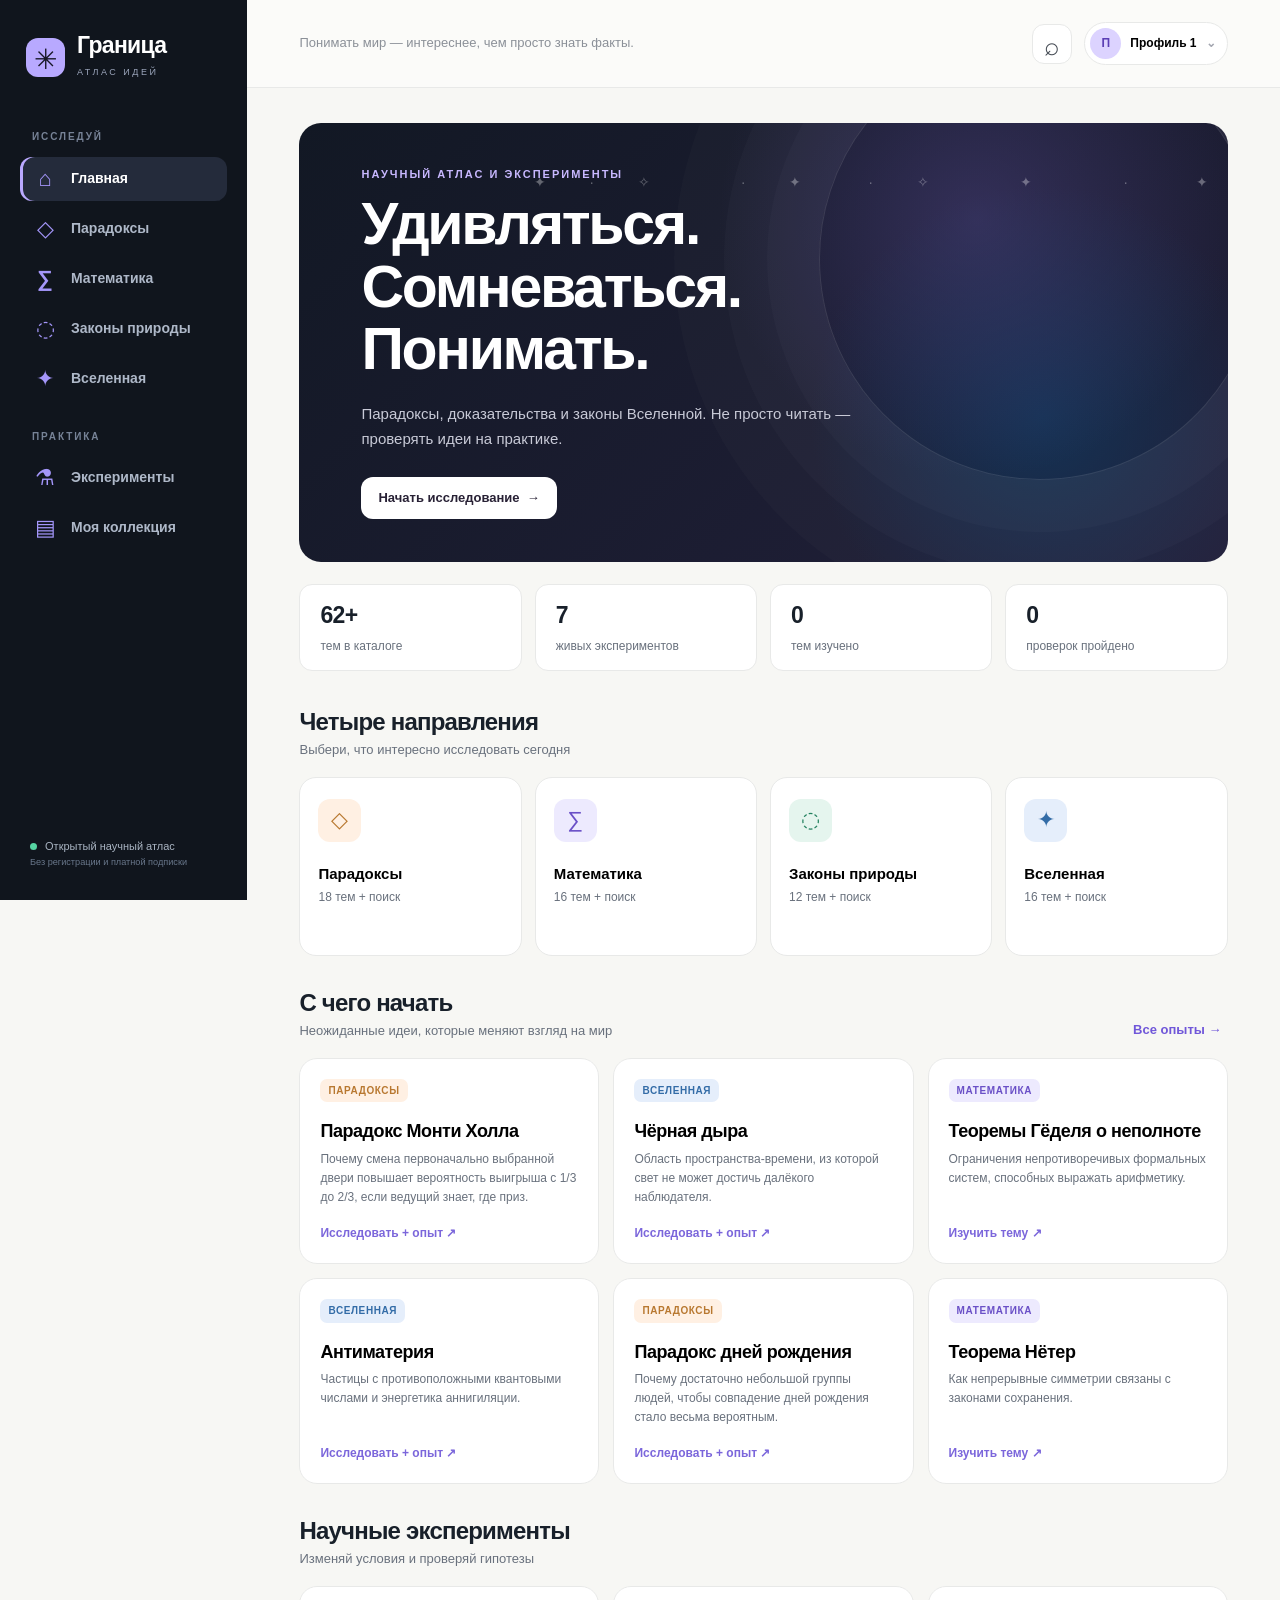
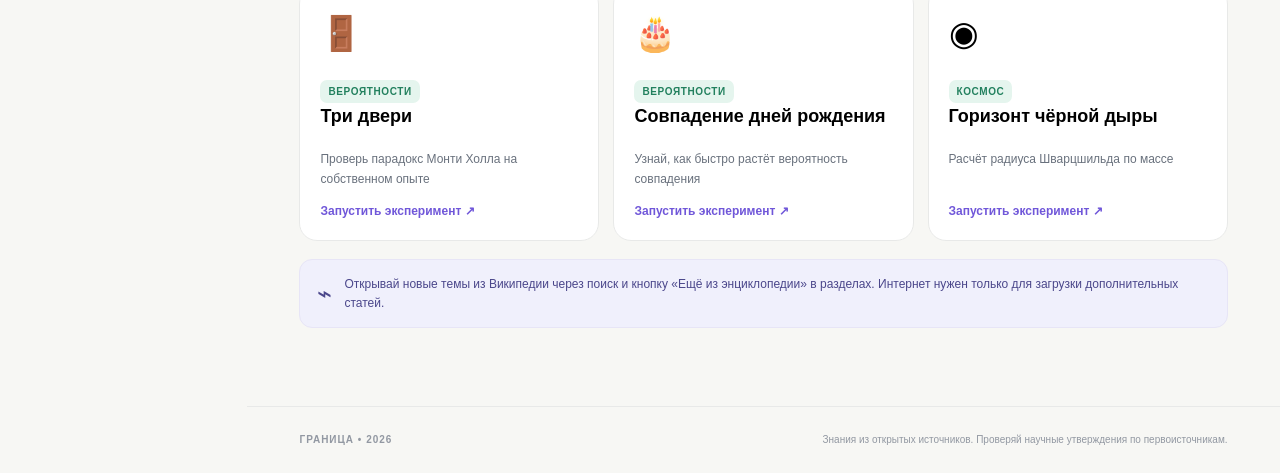
<file: granitsa/index.html>
<!DOCTYPE html>
<html lang="ru">
<head>
<meta charset="UTF-8"><meta name="viewport" content="width=device-width,initial-scale=1,viewport-fit=cover">
<meta name="theme-color" content="#10151d"><meta name="description" content="Граница — научный атлас, парадоксы, теоремы, физика и космос. Изучай идеи, запускай эксперименты, сохраняй прогресс.">
<link rel="icon" href="favicon.svg" type="image/svg+xml"><link rel="manifest" href="manifest.webmanifest"><title>Граница — атлас идей</title>
<link rel="stylesheet" href="style.css">
</head>
<body>
<div class="shell">
<aside class="sidebar">
<a class="brand" href="#home" aria-label="Главная"><span class="brand-mark">✳</span><span><strong>Граница</strong><small>АТЛАС ИДЕЙ</small></span></a>
<div class="nav-title">ИССЛЕДУЙ</div>
<nav id="sideNav" class="side-nav" aria-label="Разделы">
<button data-route="home" class="active"><span class="nav-icon">⌂</span>Главная</button>
<button data-route="paradox"><span class="nav-icon">◇</span>Парадоксы</button>
<button data-route="math"><span class="nav-icon">∑</span>Математика</button>
<button data-route="physics"><span class="nav-icon">◌</span>Законы природы</button>
<button data-route="space"><span class="nav-icon">✦</span>Вселенная</button>
</nav>
<div class="nav-title space-top">ПРАКТИКА</div>
<nav class="side-nav" aria-label="Практика"><button data-route="labs"><span class="nav-icon">⚗</span>Эксперименты</button><button data-route="saved"><span class="nav-icon">▤</span>Моя коллекция</button></nav>
<div class="sidebar-foot"><span class="status-dot"></span> Открытый научный атлас <small>Без регистрации и платной подписки</small></div>
</aside>
<div class="content-wrap">
<header class="topbar"><button class="mobile-brand" data-route="home"><span class="brand-mark">✳</span><b>Граница</b></button><span class="header-motto">Понимать мир — интереснее, чем просто знать факты.</span><div class="head-actions"><button id="searchOpen" class="icon-button" title="Поиск" aria-label="Открыть поиск">⌕</button><button id="profileBtn" class="profile-button" title="Профиль"><span id="profileInitial">1</span><span class="profile-name" id="profileName">Профиль 1</span><span class="chevron">⌄</span></button></div></header>
<main id="app" tabindex="-1"></main>
<footer class="footer"><span>ГРАНИЦА • 2026</span><span>Знания из открытых источников. Проверяй научные утверждения по первоисточникам.</span></footer>
</div>
</div>
<nav class="bottom-nav" aria-label="Навигация"><button data-route="home"><span>⌂</span>Обзор</button><button data-route="paradox"><span>◇</span>Темы</button><button data-route="labs"><span>⚗</span>Опыты</button><button data-route="saved"><span>▤</span>Моё</button></nav>
<dialog id="searchDialog" class="search-dialog"><div class="search-head"><input id="globalSearch" autocomplete="off" placeholder="Теорема, парадокс, антиматерия…" aria-label="Поиск по темам"><button id="closeSearch" aria-label="Закрыть">✕</button></div><div id="searchResults" class="search-results"></div><div class="search-note">Локальный каталог + поиск по русской Википедии. Для внешнего поиска нужен интернет.</div></dialog>
<dialog id="profileDialog" class="profile-dialog"><div class="modal-title"><b>Ваши профили</b><button id="closeProfile" aria-label="Закрыть">✕</button></div><p>Прогресс каждого профиля хранится в этом браузере. Между телефонами он автоматически не синхронизируется.</p><div id="profileList"></div><div class="field"><label for="renameProfile">Имя выбранного профиля</label><input id="renameProfile" maxlength="22" placeholder="Имя"></div><button id="renameButton" class="btn primary full">Сохранить имя</button><div class="backup-actions"><button id="exportBtn" class="btn subtle">Экспорт прогресса</button><button id="importBtn" class="btn subtle">Импорт прогресса</button><input type="file" id="importFile" accept="application/json,.json" hidden></div><p class="hint">Импорт заменит локальные данные из файла. Для общего прогресса используйте экспорт и импорт вручную.</p></dialog>
<div id="toast" role="status" aria-live="polite"></div>
<script src="topics.js"></script><script src="app.js"></script>
</body></html>
</file>
<file: granitsa/style.css>
:root{--bg:#f7f7f4;--paper:#fff;--ink:#18202a;--muted:#69717d;--line:#e8e9e8;--purple:#7057d9;--pale:#f0ebff;--green:#16845e;--sidebar:#10151d;--orange:#e5a667;--shadow:0 14px 50px rgba(31,39,55,.045)}*{box-sizing:border-box}html{scroll-behavior:smooth}body{margin:0;background:var(--bg);color:var(--ink);font-family:-apple-system,BlinkMacSystemFont,"Segoe UI",Arial,sans-serif;font-size:15px;line-height:1.55}button,input,select{font:inherit}button{cursor:pointer}button:disabled{opacity:.45;cursor:not-allowed}a{color:inherit;text-decoration:none}.shell{min-height:100vh;display:flex}.sidebar{width:247px;position:sticky;top:0;height:100vh;flex-shrink:0;background:var(--sidebar);color:#d1d7e2;padding:29px 20px;display:flex;flex-direction:column}.brand{display:flex;align-items:center;gap:12px;margin:4px 6px 48px;color:#fff}.brand-mark{display:grid;place-items:center;font-size:28px;width:39px;height:39px;background:#b8a9ff;color:#171727;border-radius:12px}.brand strong{font-weight:750;font-size:23px;display:block;line-height:1.08;letter-spacing:-.7px}.brand small{font-size:9px;letter-spacing:2.5px;color:#9ba5bb}.nav-title{font-size:10px;letter-spacing:1.9px;color:#778397;font-weight:800;margin:0 12px 12px}.space-top{margin-top:28px}.side-nav{display:grid;gap:6px}.side-nav button{border:0;background:transparent;color:#aeb8c8;display:flex;align-items:center;gap:14px;text-align:left;padding:11px 13px;border-radius:12px;font-size:14px;font-weight:550}.side-nav button:hover,.side-nav button.active{background:#242b3b;color:#fff}.side-nav button.active{box-shadow:inset 3px 0 #baa9ff}.nav-icon{font-size:22px;display:grid;place-items:center;width:24px;color:#a496fa;line-height:1}.sidebar-foot{margin-top:auto;color:#a9b4c2;font-size:11px;line-height:1.7;padding:0 10px}.sidebar-foot small{display:block;color:#68768a}.status-dot{display:inline-block;width:7px;height:7px;border-radius:50%;background:#55d4a2;margin-right:5px}.content-wrap{flex:1;min-width:0}.topbar{height:88px;display:flex;align-items:center;justify-content:space-between;gap:16px;padding:0 clamp(22px,4.1vw,65px);border-bottom:1px solid var(--line);background:#fbfbf9}.header-motto{font-size:13px;color:#8b9098}.head-actions{display:flex;align-items:center;gap:12px}.icon-button{background:#fff;width:40px;height:40px;display:grid;place-items:center;font-size:26px;border:1px solid var(--line);border-radius:12px;color:#454b54}.profile-button{display:flex;align-items:center;gap:9px;border:1px solid var(--line);background:white;border-radius:50px;padding:5px 11px 5px 5px;font-size:12px;font-weight:700}.profile-button>span:first-child{background:#dcd3ff;width:31px;height:31px;display:grid;place-items:center;border-radius:50%;color:#5b3fb5}.chevron{color:#a3a6b0}main{max-width:1420px;margin:auto;padding:35px clamp(22px,4.1vw,65px) 60px;min-height:75vh}.eyebrow{font-size:11px;letter-spacing:2px;text-transform:uppercase;font-weight:800;color:#7a67ba;margin:0 0 10px}.page-title{font-size:clamp(30px,4vw,49px);letter-spacing:-1.9px;line-height:1.1;margin:0 0 14px;font-weight:780}.page-sub{color:var(--muted);max-width:700px;line-height:1.75;margin:0 0 25px}.hero{min-height:319px;border-radius:22px;background:radial-gradient(circle at 73% 22%,#53488c70 0,transparent 34%),radial-gradient(circle at 80% 67%,#153254 0,transparent 29%),linear-gradient(135deg,#121824,#22203b);color:#fff;display:flex;align-items:center;position:relative;overflow:hidden;padding:43px clamp(25px,5vw,62px)}.hero:after{content:"";pointer-events:none;position:absolute;right:-33px;top:-85px;width:440px;height:440px;border-radius:50%;border:1px solid #ffffff1e;box-shadow:0 0 0 52px #ffffff05,0 0 0 95px #ffffff05,0 0 0 145px #ffffff04;transform:rotate(-27deg)}.hero:before{content:"✦ · ✧   · ✦  · ✧   ✦   ·  ✦";white-space:pre;letter-spacing:20px;position:absolute;top:49px;right:0;color:#fff5;font-size:14px}.hero-inner{z-index:1;max-width:650px}.hero .eyebrow{color:#c8b8ff}.hero h1{font-size:clamp(33px,4.9vw,59px);line-height:1.06;letter-spacing:-2.3px;margin:0 0 20px;font-weight:750;max-width:600px}.hero p{color:#c8cad7;font-size:15px;line-height:1.7;max-width:520px;margin-bottom:25px}.btn{border:0;display:inline-flex;align-items:center;justify-content:center;gap:8px;padding:11px 17px;border-radius:12px;font-weight:700;font-size:13px;min-height:42px}.btn.primary{background:#7760de;color:#fff}.btn.primary:hover{background:#5f49c4}.btn.light{background:white;color:#282135}.btn.subtle{background:#f0f0f4;color:#424657}.btn.outline{background:transparent;border:1px solid #dfe0e7}.btn.ghost{background:#fff;border:1px solid var(--line)}.btn.full{width:100%}.stats{display:flex;flex-wrap:wrap;gap:13px;margin:22px 0 36px}.stat{background:white;border:1px solid var(--line);border-radius:13px;padding:13px 20px;min-width:143px;flex:1}.stat b{font-size:23px;letter-spacing:-.7px;display:block}.stat span{font-size:12px;color:var(--muted)}.section-head{display:flex;align-items:end;justify-content:space-between;gap:14px;margin:32px 0 17px}.section-head h2{font-size:24px;letter-spacing:-.8px;line-height:1.25;margin:0}.section-head p{font-size:13px;color:var(--muted);margin:3px 0 0}.text-link{font-size:13px;color:var(--purple);font-weight:750;border:0;background:transparent}.subject-grid{display:grid;grid-template-columns:repeat(4,minmax(0,1fr));gap:13px}.subject{background:white;border:1px solid var(--line);border-radius:17px;text-align:left;padding:21px 18px 22px;min-height:179px;display:flex;flex-direction:column;align-items:flex-start;transition:transform .17s,box-shadow .17s}.subject:hover,.topic-card:hover,.lab-card:hover{transform:translateY(-3px);box-shadow:var(--shadow)}.subject-icon{height:43px;width:43px;display:grid;place-items:center;border-radius:12px;margin-bottom:20px;font-size:22px}.subject b{font-size:15px;margin-bottom:3px}.subject small{font-size:12px;color:var(--muted)}.tone-paradox .subject-icon,.tag.paradox{background:#fff0e3;color:#b87830}.tone-math .subject-icon,.tag.math{background:#edeafe;color:#6a50c7}.tone-physics .subject-icon,.tag.physics{background:#e5f5ee;color:#22805e}.tone-space .subject-icon,.tag.space{background:#e5eefb;color:#336ca7}.card-grid{display:grid;grid-template-columns:repeat(3,minmax(0,1fr));gap:14px}.topic-card,.lab-card{display:flex;flex-direction:column;min-height:193px;text-align:left;background:#fff;border:1px solid var(--line);border-radius:18px;padding:20px;transition:transform .17s,box-shadow .17s;position:relative;overflow:hidden}.topic-card .tag,.article-top .tag{align-self:flex-start}.tag{font-size:10px;font-weight:800;border-radius:7px;padding:4px 8px;display:inline-block;text-transform:uppercase;letter-spacing:.6px}.topic-card h3{font-size:18px;line-height:1.3;letter-spacing:-.45px;margin:18px 0 6px}.topic-card p{font-size:12px;line-height:1.6;color:var(--muted);margin:0 0 17px;flex:1}.topic-card .card-foot{margin-top:auto;display:flex;justify-content:space-between;align-items:center;gap:8px;color:#7b66db;font-weight:750;font-size:12px}.progress-dot{font-size:16px;color:var(--green)}.filter-row{display:flex;gap:8px;flex-wrap:wrap;margin:20px 0}.filter{border:1px solid var(--line);background:#fff;border-radius:22px;padding:8px 14px;font-size:12px;font-weight:650;color:#626b7a}.filter.active{background:#211c33;color:#fff;border-color:#211c33}.result-count{font-size:12px;color:var(--muted);margin:0 0 15px}.load-row{display:flex;align-items:center;justify-content:center;padding:24px;gap:14px}.muted{color:var(--muted)}.source-strip{display:flex;gap:12px;align-items:center;background:#f0f0fc;color:#4b478b;border:1px solid #e7e5f6;padding:14px 17px;border-radius:13px;font-size:12px;margin:18px 0}.article-layout{display:grid;grid-template-columns:minmax(0,1fr) 255px;gap:22px;align-items:start}.article-main{background:#fff;border:1px solid var(--line);border-radius:19px;padding:clamp(22px,3vw,37px)}.back-link{background:none;border:none;font-size:13px;color:#8174a6;font-weight:700;margin:0 0 22px;padding:0}.article-top h1{font-size:clamp(30px,4vw,44px);line-height:1.13;letter-spacing:-1.6px;margin:16px 0}.article-lead{font-size:16px;line-height:1.85;color:#454c5b}.article-photo{width:100%;max-height:290px;object-fit:contain;border-radius:13px;background:#f6f7f8;margin:15px 0}.article-body{font-size:14px;line-height:1.85;color:#454b55}.article-body h2{font-size:20px;color:var(--ink);margin:29px 0 9px}.article-body a{color:#6b53c2;text-decoration:underline}.article-body ul{padding-left:22px}.article-side{background:#fff;border:1px solid var(--line);border-radius:17px;padding:18px;position:sticky;top:17px}.article-side h4{margin:0 0 12px;font-size:13px}.article-side p{font-size:12px;color:var(--muted);line-height:1.7}.article-side .btn{margin:4px 0;width:100%}.source-ref{font-size:12px;color:#7662c1;text-decoration:underline;display:inline-block;margin-top:7px}.placeholder{border:1px dashed #d8d6e2;background:#faf9ff;border-radius:15px;padding:18px;margin:20px 0}.placeholder b{font-size:13px}.placeholder p{font-size:12px;color:var(--muted);line-height:1.65}.lab-banner{border-radius:20px;background:#201b39;color:#fff;padding:24px;min-height:170px;display:flex;align-items:flex-start;justify-content:space-between;gap:20px}.lab-banner h2{font-size:26px;line-height:1.2;margin:9px 0}.lab-banner p{font-size:13px;color:#d2caed;max-width:580px}.lab-glyph{font-size:72px;color:#c2afff;opacity:.65;line-height:1}.lab-card .lab-icon{font-size:34px;margin-bottom:20px}.lab-card h3{font-size:18px;margin:0 0 7px}.lab-card p{font-size:12px;line-height:1.65;color:var(--muted);flex:1}.lab-card span:last-child{font-size:12px;color:var(--purple);font-weight:750}.lab-content{margin:22px 0;background:#fff;border-radius:18px;border:1px solid var(--line);padding:clamp(19px,4vw,31px)}.lab-content h3{margin:0 0 9px;font-size:22px}.lab-content p{font-size:13px;color:var(--muted)}.control-grid{display:grid;grid-template-columns:repeat(2,minmax(0,1fr));gap:12px;margin:19px 0}.field{display:flex;flex-direction:column;gap:7px;margin:10px 0}.field label{font-size:12px;font-weight:700;color:#565e6a}.field input,.field select,.search-head input{border:1px solid #dedfe6;border-radius:11px;background:white;padding:12px;color:#151a21;width:100%;outline:none}.field input:focus,.search-head input:focus{border-color:#8d76e8;box-shadow:0 0 0 3px #e8e1ff}.value-box{background:#f5f2ff;border:1px solid #e9e1ff;border-radius:14px;padding:19px;margin:18px 0}.value-box small{color:#7864b2;font-weight:700;font-size:11px;display:block}.value-box strong{display:block;font-size:clamp(24px,4vw,39px);letter-spacing:-1px;margin:4px 0}.value-box p{margin:0!important}.formula{font-family:Georgia,serif;font-size:22px;color:#433a80;background:#f7f7fa;border-radius:11px;padding:13px;overflow:auto}.experiment-area{background:#f7f7fa;border:1px solid var(--line);border-radius:15px;padding:20px;min-height:95px;margin:20px 0}.doors{display:grid;grid-template-columns:repeat(3,1fr);gap:12px}.door{background:#eae6ff;border:2px solid #dad0ff;border-radius:11px;min-height:130px;font-size:50px;display:flex;align-items:center;justify-content:center}.door.chosen{border-color:#7658db;background:#d8ccff}.door.revealed{background:#def4e8;border-color:#91d1b0}.door:disabled{opacity:1}.door small{font-size:11px;display:block}.two-btn{display:flex;gap:10px;flex-wrap:wrap}.two-btn>.btn{flex:1}.meter{height:9px;background:#e7e9f0;border-radius:20px;overflow:hidden;margin:12px 0}.meter>i{display:block;height:100%;background:linear-gradient(90deg,#7356da,#b4a4ff);border-radius:20px;transition:width .2s}.note{padding:14px 17px;border-left:3px solid #a58ce8;background:#f8f7fc;border-radius:0 10px 10px 0;color:#5a5970;font-size:13px;margin:16px 0}.empty{text-align:center;padding:70px 16px;border:1px dashed #dcdde2;border-radius:16px;color:var(--muted)}.empty h3{color:var(--ink);margin:5px}.footer{display:flex;justify-content:space-between;gap:20px;padding:25px clamp(22px,4.1vw,65px);border-top:1px solid var(--line);font-size:10px;color:#9298a2}.footer span:first-child{font-weight:800;letter-spacing:1px}.bottom-nav,.mobile-brand{display:none}dialog{border:0;background:#fff;color:var(--ink);border-radius:18px;padding:0;box-shadow:0 25px 90px #11182944}dialog::backdrop{background:#12182699;backdrop-filter:blur(3px)}.search-dialog{width:min(720px,calc(100% - 32px));max-height:82vh}.search-head{display:flex;padding:15px;gap:12px;border-bottom:1px solid var(--line)}.search-head input{border:0;box-shadow:none;font-size:16px}.search-head button,.modal-title button{background:none;border:0;font-size:23px;color:#7b8491;padding:0 9px}.search-results{max-height:56vh;overflow:auto;padding:12px}.search-result{border:0;background:#fff;width:100%;display:block;text-align:left;padding:13px 15px;border-radius:11px}.search-result:hover{background:#f3f1ff}.search-result b{display:block;font-size:14px}.search-result small{color:var(--muted);display:block;font-size:12px;margin-top:4px;line-height:1.45}.search-note{font-size:11px;color:var(--muted);padding:14px 20px;border-top:1px solid var(--line)}.profile-dialog{width:min(460px,calc(100% - 30px));padding:25px}.profile-dialog p{font-size:13px;color:var(--muted)}.modal-title{display:flex;justify-content:space-between;font-size:20px;margin-bottom:10px}.profile-item{padding:12px 14px;display:flex;align-items:center;justify-content:space-between;width:100%;margin:6px 0;background:#f6f6f9;border:1px solid var(--line);border-radius:11px;font-size:14px}.profile-item.selected{background:#eee9ff;border-color:#ab99e4}.backup-actions{display:flex;gap:8px;margin-top:17px}.backup-actions>.btn{flex:1;font-size:12px}.hint{font-size:11px!important}#toast{position:fixed;bottom:35px;left:50%;transform:translateX(-50%) translateY(30px);padding:12px 17px;background:#1f2233;color:white;border-radius:12px;box-shadow:0 10px 40px #0003;opacity:0;transition:.2s;z-index:50;pointer-events:none;text-align:center;max-width:85vw;font-size:12px}#toast.show{opacity:1;transform:translateX(-50%) translateY(0)}.external{display:inline-flex;gap:6px}.chip{border:1px solid var(--line);border-radius:22px;padding:5px 10px;color:#727585;font-size:11px}.article-question{background:#f6f6fb;border-radius:13px;padding:17px;margin:20px 0}.article-question h3{font-size:16px;margin:0 0 13px}.answer{width:100%;border:1px solid #e2e1e9;background:#fff;border-radius:10px;margin:6px 0;padding:12px;text-align:left;font-size:13px}.answer:hover{border-color:#b0a1ee}.answer.correct{background:#e7f7f0;border-color:#49a77d}.answer.wrong{background:#fff0ed;border-color:#d88a80}.quiz-feedback{font-size:12px;line-height:1.7;margin:13px 0 0}.inline-icon{font-size:15px}.skeleton{background:linear-gradient(90deg,#f4f4f6,#eae9f3,#f4f4f6);background-size:200% 100%;animation:skeleton 1.3s linear infinite;height:16px;border-radius:6px;margin:10px 0}@keyframes skeleton{to{background-position:-200% 0}}@media(max-width:1160px){.subject-grid{grid-template-columns:repeat(2,1fr)}.card-grid{grid-template-columns:repeat(2,1fr)}.article-layout{grid-template-columns:minmax(0,1fr) 216px}}@media(max-width:780px){.sidebar{display:none}.topbar{height:67px;padding:0 18px}.header-motto{display:none}.mobile-brand{display:flex;align-items:center;gap:9px;background:none;border:0;font-weight:800;font-size:20px;letter-spacing:-.5px;padding:0}.mobile-brand .brand-mark{height:33px;width:33px;font-size:23px}.profile-name,.chevron{display:none}.profile-button{padding:3px;border:0;background:none}.profile-button>span:first-child{width:35px;height:35px}.icon-button{width:37px;height:37px}main{padding:20px 17px 88px;min-height:85vh}.footer{display:none}.bottom-nav{display:grid;grid-template-columns:repeat(4,1fr);position:fixed;bottom:0;left:0;right:0;z-index:9;background:#fff;border-top:1px solid var(--line);padding:7px 7px max(8px,env(safe-area-inset-bottom));box-shadow:0 -4px 24px #00000008}.bottom-nav button{border:0;background:none;display:flex;flex-direction:column;align-items:center;justify-content:center;gap:1px;font-size:10px;color:#818899;padding:3px 0}.bottom-nav button span{font-size:25px;line-height:1.1}.bottom-nav button.active{color:#654acc;font-weight:800}.hero{min-height:298px;padding:30px 24px}.hero h1{font-size:38px;letter-spacing:-1.5px}.hero:after{right:-200px}.hero p{font-size:13px}.subject-grid{gap:10px}.subject{min-height:150px;padding:15px}.subject-icon{margin-bottom:14px}.section-head h2{font-size:21px}.card-grid{grid-template-columns:1fr;gap:10px}.topic-card,.lab-card{min-height:160px;padding:18px}.topic-card h3{margin-top:12px}.article-layout{display:flex;flex-direction:column}.article-main,.article-side{width:100%}.article-side{position:static}.control-grid{grid-template-columns:1fr}.lab-banner{min-height:140px}.lab-glyph{font-size:45px}.doors{gap:5px}.door{min-height:110px}#toast{bottom:86px}.stats{gap:7px}.stat{min-width:0;padding:11px;flex-basis:30%}.stat b{font-size:21px}.stat span{font-size:10px}.page-title{font-size:34px}.profile-dialog{padding:17px}}@media(max-width:365px){.hero h1{font-size:33px}.subject{padding:12px}.subject b{font-size:13px}.stats{flex-direction:column}}
</file>
